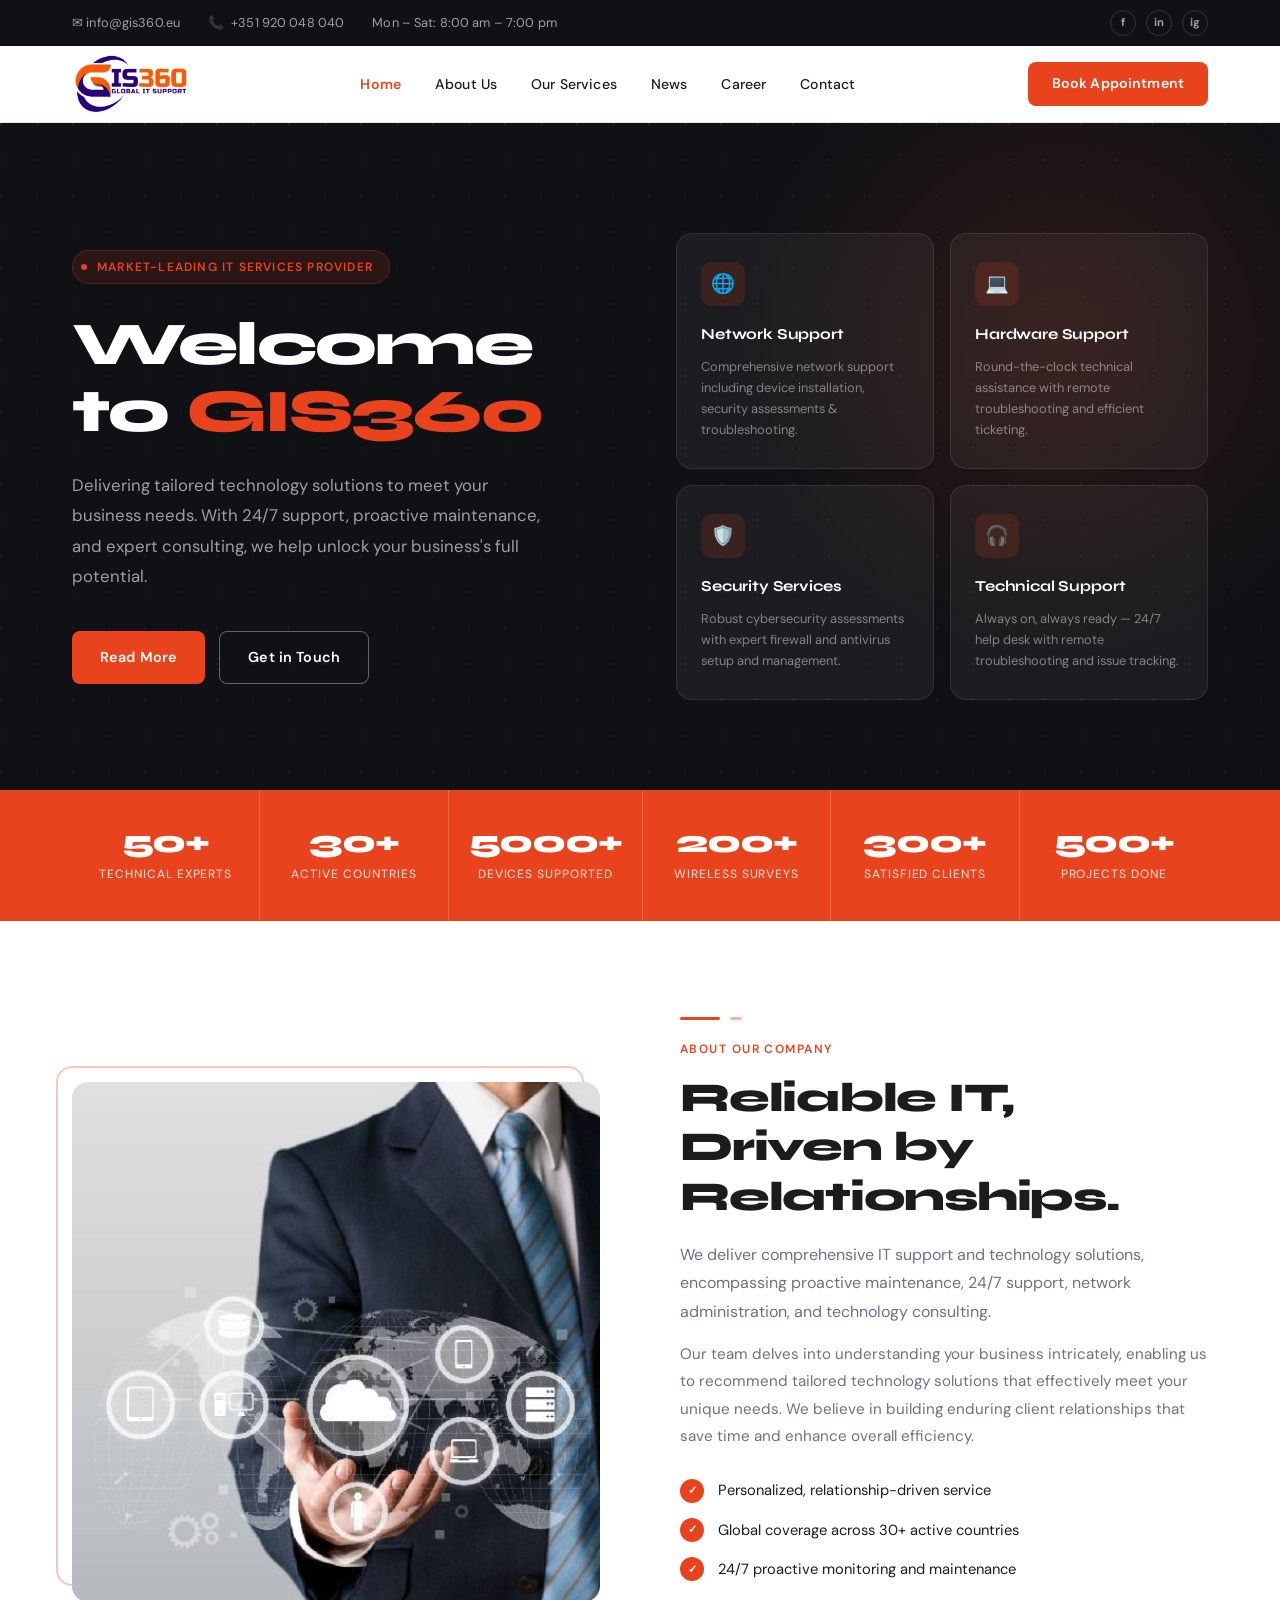
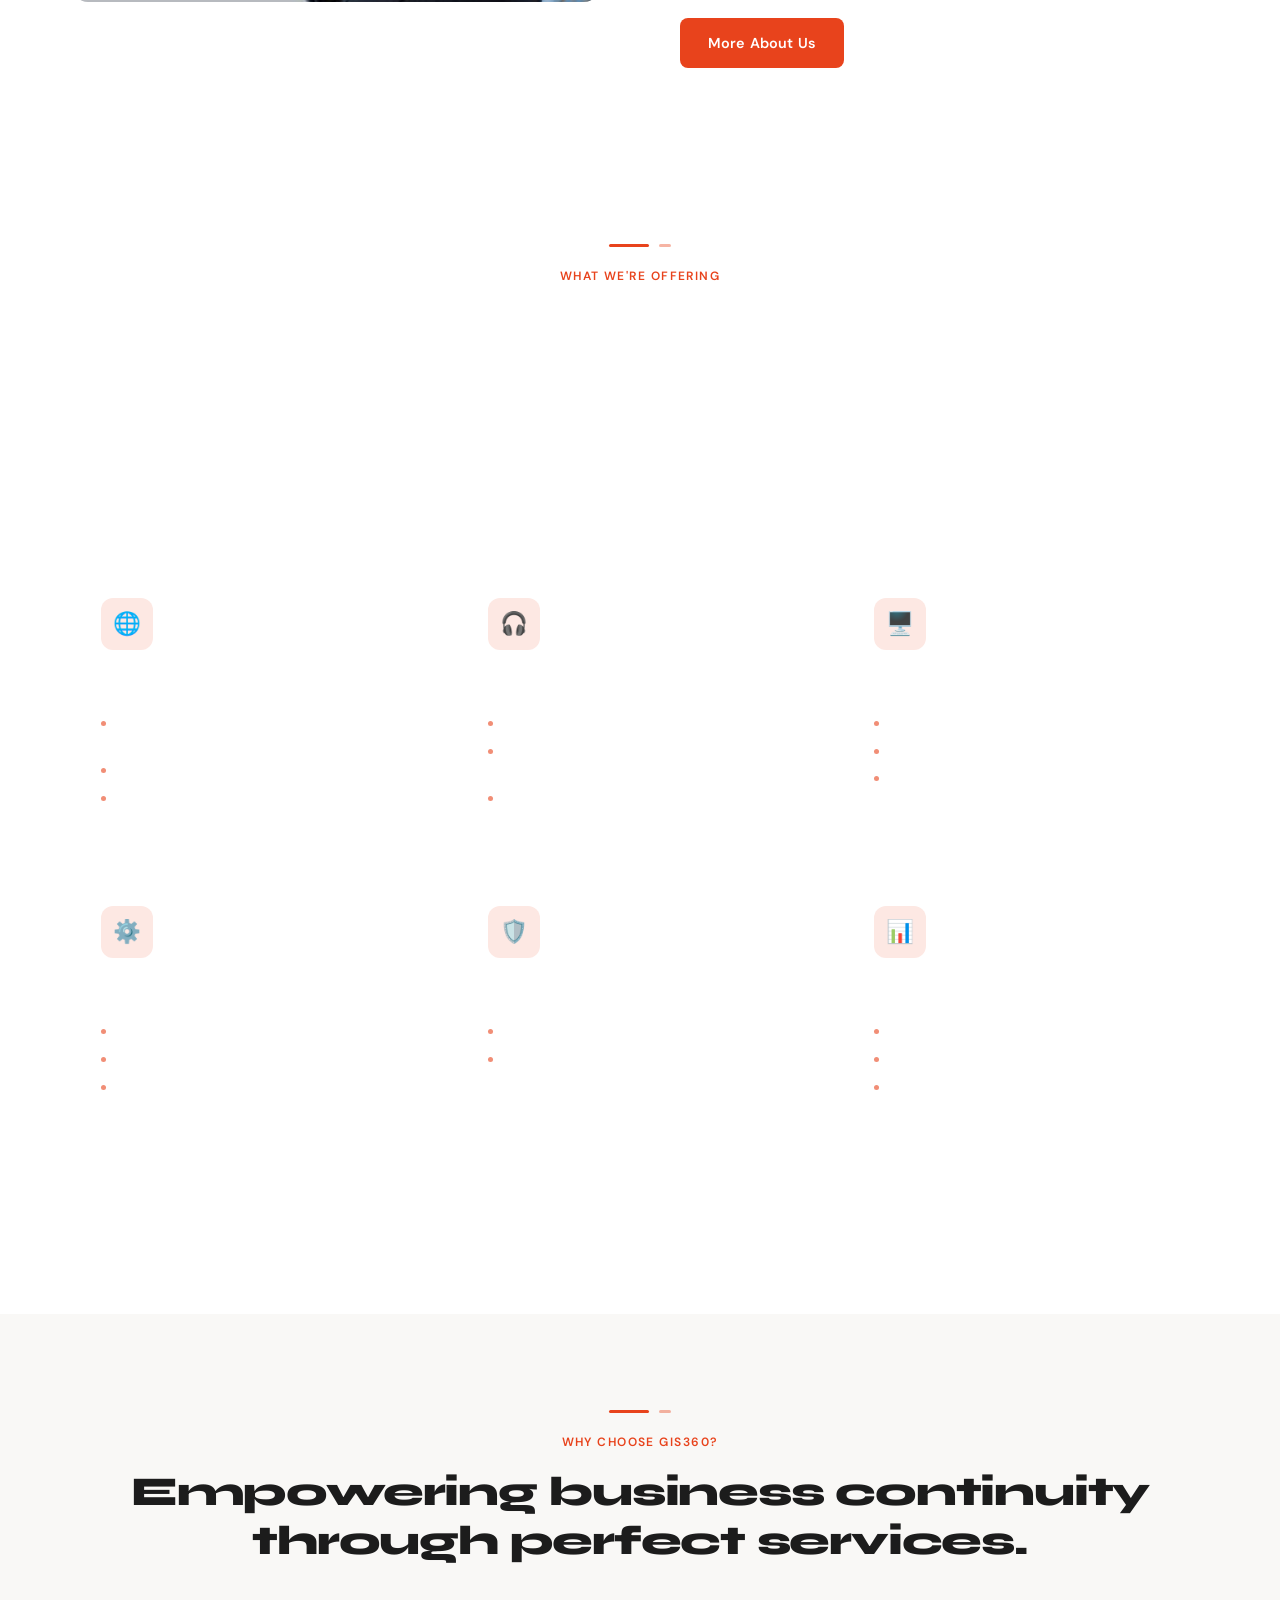
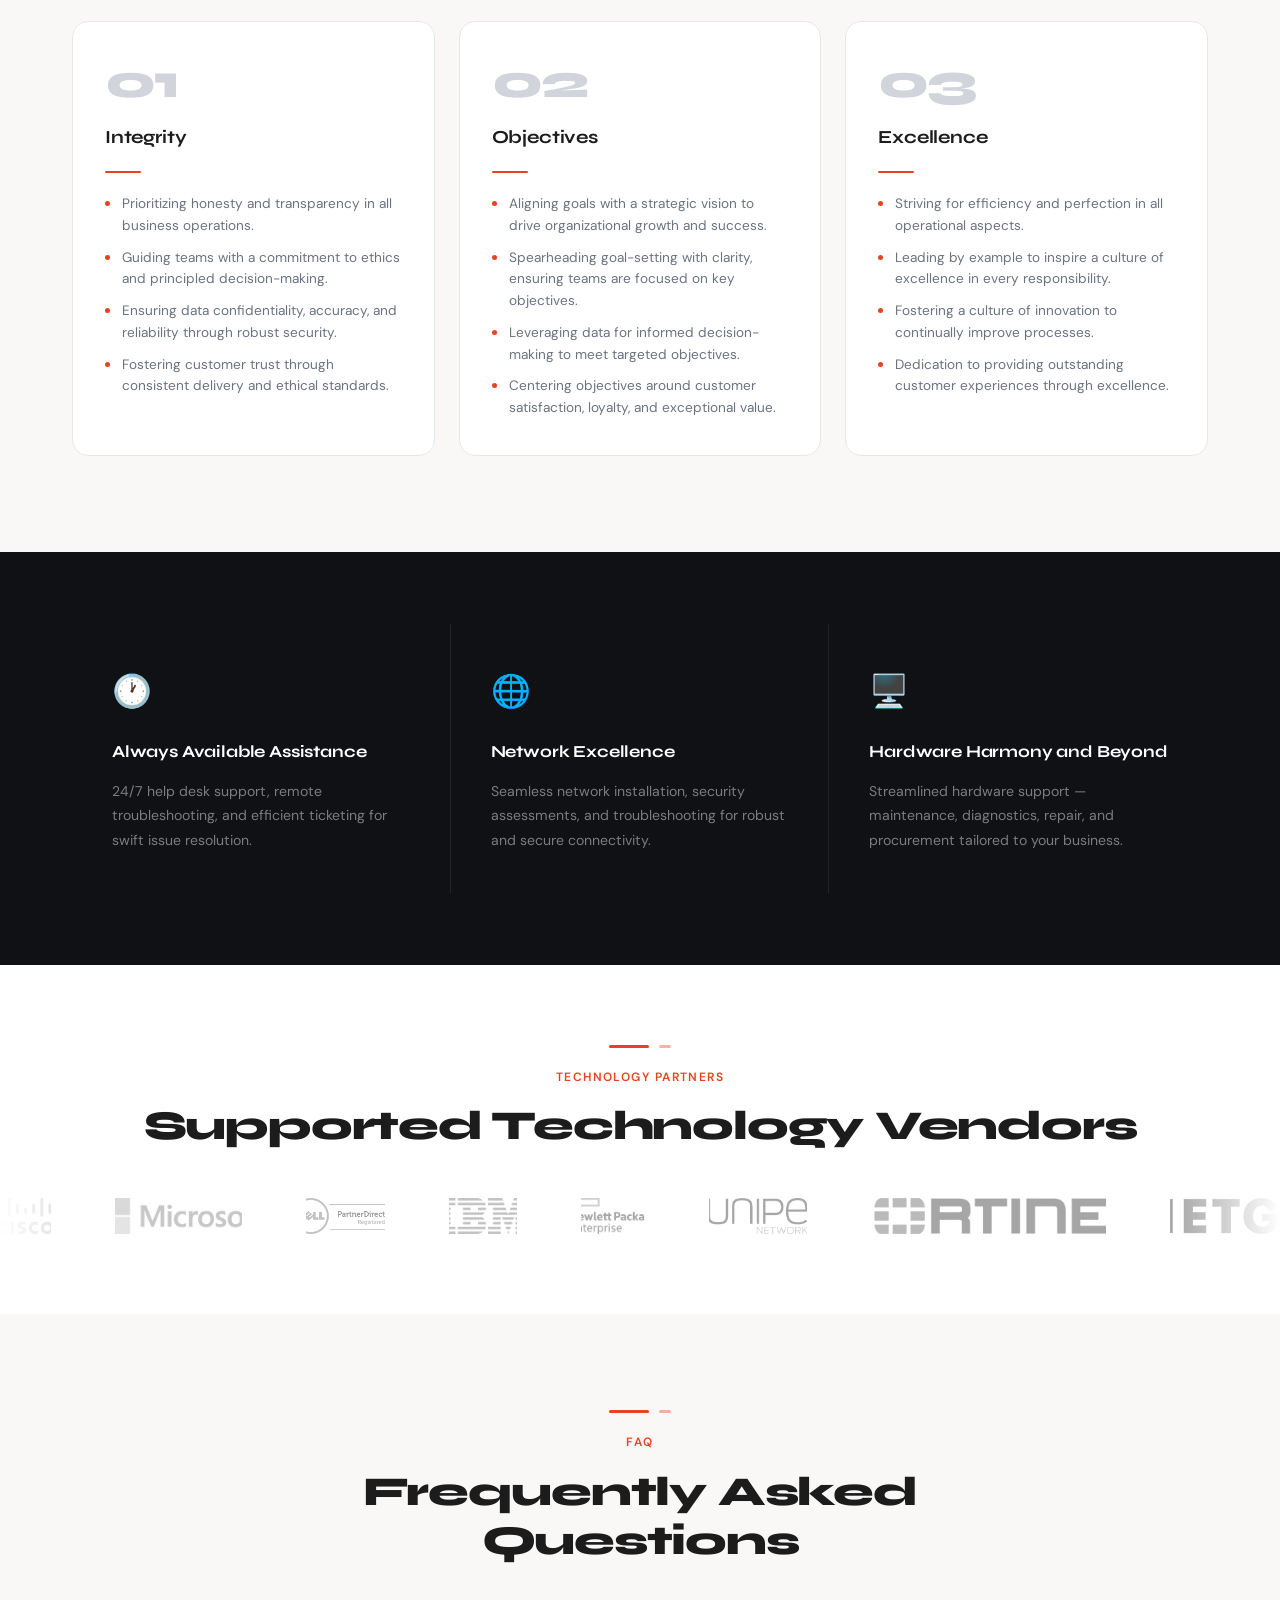
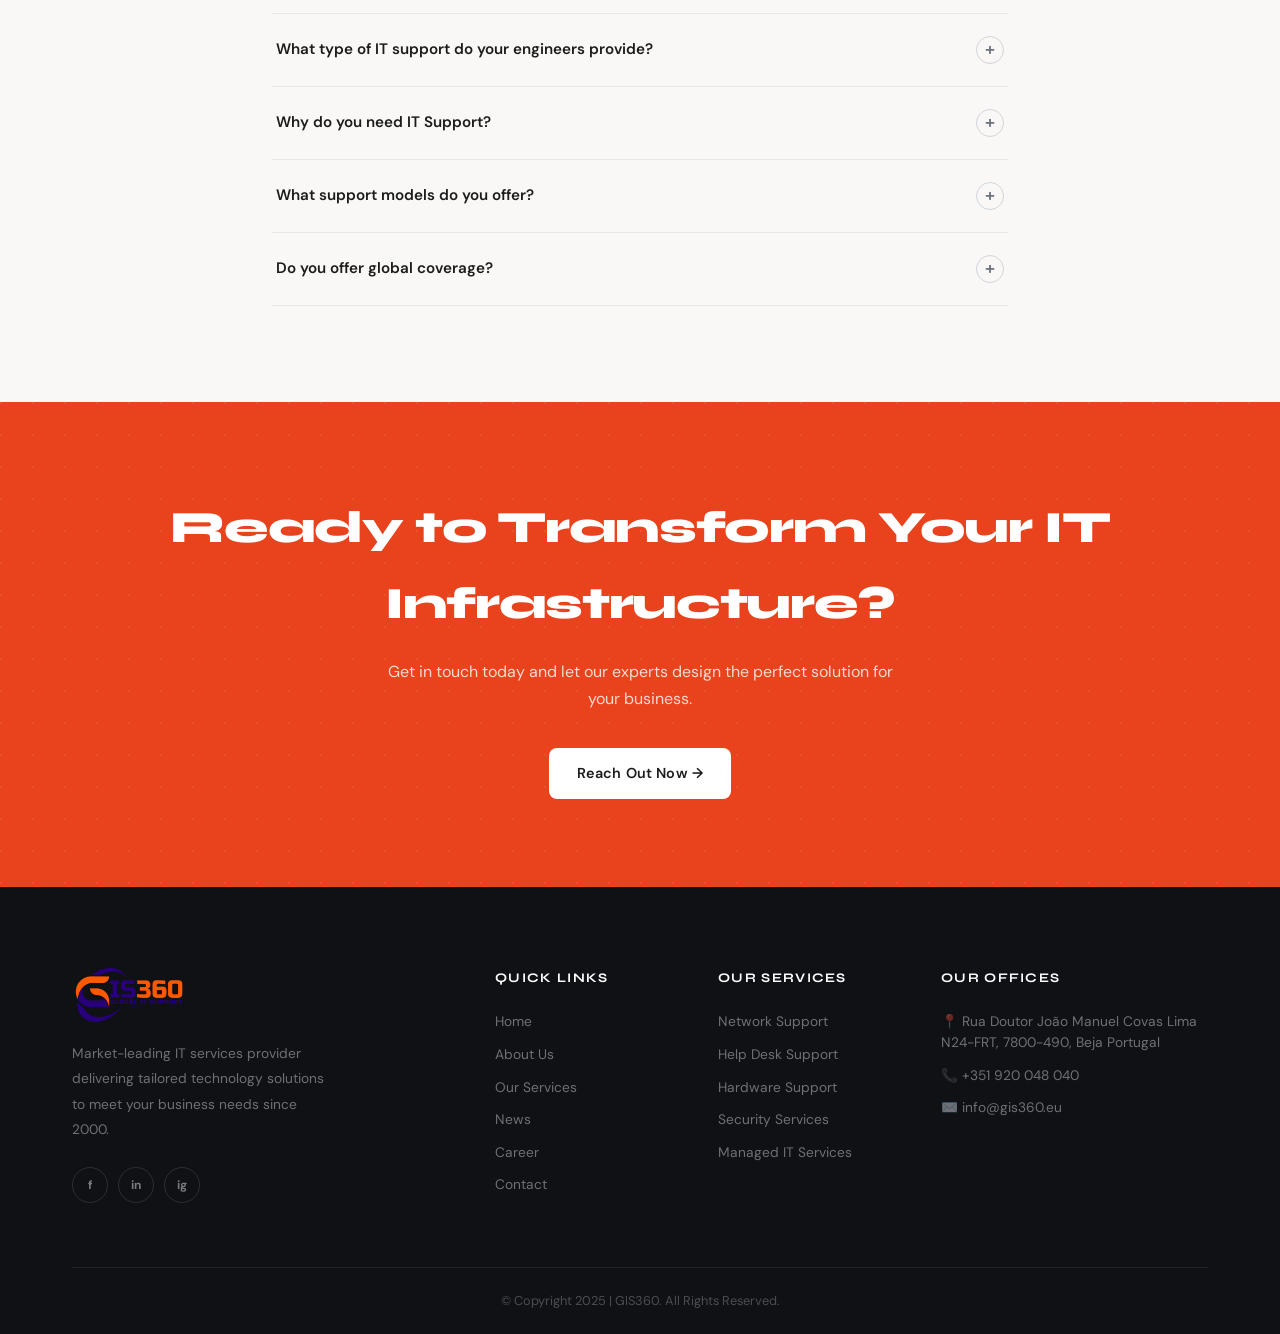
<file: index.html>
<!DOCTYPE html>
<html lang="en">
<head>
  <meta charset="UTF-8" />
  <meta name="viewport" content="width=device-width, initial-scale=1.0" />
  <title>Home – GIS360</title>
  <meta name="description" content="GIS360 is a market-leading IT services provider delivering tailored technology solutions with 24/7 support, proactive maintenance, and expert consulting." />
  <link rel="icon" href="assets/images/360gislogo.png" />
  <link rel="stylesheet" href="assets/css/style.css" />
</head>
<body>

<!-- ── TOPBAR ──────────────────────────────────────── -->
<div class="topbar">
  <div class="container topbar-inner">
    <div class="topbar-left">
      <a href="mailto:info@gis360.eu">✉ info@gis360.eu</a>
      <span>📞 <a href="tel:+351920048040">+351 920 048 040</a></span>
      <span>Mon – Sat: 8:00 am – 7:00 pm</span>
    </div>
    <div class="topbar-right">
      <div class="topbar-socials">
        <a href="#" aria-label="Facebook">f</a>
        <a href="#" aria-label="LinkedIn">in</a>
        <a href="#" aria-label="Instagram">ig</a>
      </div>
    </div>
  </div>
</div>

<!-- ── NAVBAR ──────────────────────────────────────── -->
<nav class="navbar">
  <div class="container navbar-inner">
    <a class="navbar-logo" href="index.html">
      <img src="assets/images/360gislogo.png" alt="GIS360" />
    </a>
    <ul class="navbar-nav">
      <li><a href="index.html" class="active">Home</a></li>
      <li><a href="about.html">About Us</a></li>
      <li><a href="services.html">Our Services</a></li>
      <li><a href="news.html">News</a></li>
      <li><a href="career.html">Career</a></li>
      <li><a href="contact.html">Contact</a></li>
    </ul>
    <a class="btn btn-primary navbar-cta" href="https://calendly.com/gis360" target="_blank">Book Appointment</a>
    <button class="hamburger" aria-label="Menu">
      <span></span><span></span><span></span>
    </button>
  </div>
</nav>

<div class="mobile-menu">
  <a href="index.html">Home</a>
  <a href="about.html">About Us</a>
  <a href="services.html">Our Services</a>
  <a href="news.html">News</a>
  <a href="career.html">Career</a>
  <a href="contact.html">Contact</a>
  <a href="https://calendly.com/gis360" target="_blank">Book Appointment →</a>
</div>

<!-- ── HERO ────────────────────────────────────────── -->
<section class="hero">
  <div class="container">
    <div class="hero-grid">
      <div class="hero-content">
        <div class="hero-tag"><span class="hero-tag-dot"></span>Market-Leading IT Services Provider</div>
        <h1>Welcome to <span>GIS360</span></h1>
        <p class="hero-desc">
          Delivering tailored technology solutions to meet your business needs. With 24/7 support, proactive maintenance, and expert consulting, we help unlock your business's full potential.
        </p>
        <div class="hero-btns">
          <a href="about.html" class="btn btn-primary">Read More</a>
          <a href="contact.html" class="btn btn-outline-white">Get in Touch</a>
        </div>
      </div>
      <div class="hero-cards">
        <div class="hero-card fade-up">
          <div class="hero-card-icon">🌐</div>
          <h4>Network Support</h4>
          <p>Comprehensive network support including device installation, security assessments &amp; troubleshooting.</p>
        </div>
        <div class="hero-card fade-up">
          <div class="hero-card-icon">💻</div>
          <h4>Hardware Support</h4>
          <p>Round-the-clock technical assistance with remote troubleshooting and efficient ticketing.</p>
        </div>
        <div class="hero-card fade-up">
          <div class="hero-card-icon">🛡️</div>
          <h4>Security Services</h4>
          <p>Robust cybersecurity assessments with expert firewall and antivirus setup and management.</p>
        </div>
        <div class="hero-card fade-up">
          <div class="hero-card-icon">🎧</div>
          <h4>Technical Support</h4>
          <p>Always on, always ready — 24/7 help desk with remote troubleshooting and issue tracking.</p>
        </div>
      </div>
    </div>
  </div>
</section>

<!-- ── STATS BAR ────────────────────────────────────── -->
<div class="stats-bar">
  <div class="container">
    <div class="stats-grid">
      <div class="stat-item">
        <h3 data-target="50" data-suffix="+">0+</h3>
        <p>Technical Experts</p>
      </div>
      <div class="stat-item">
        <h3 data-target="30" data-suffix="+">0+</h3>
        <p>Active Countries</p>
      </div>
      <div class="stat-item">
        <h3 data-target="5000" data-suffix="+">0+</h3>
        <p>Devices Supported</p>
      </div>
      <div class="stat-item">
        <h3 data-target="200" data-suffix="+">0+</h3>
        <p>Wireless Surveys</p>
      </div>
      <div class="stat-item">
        <h3 data-target="300" data-suffix="+">0+</h3>
        <p>Satisfied Clients</p>
      </div>
      <div class="stat-item">
        <h3 data-target="500" data-suffix="+">0+</h3>
        <p>Projects Done</p>
      </div>
    </div>
  </div>
</div>

<!-- ── ABOUT INTRO ──────────────────────────────────── -->
<section class="section">
  <div class="container">
    <div class="about-grid">
      <div class="about-image fade-up">
        <div class="about-image-accent"></div>
        <img src="assets/images/about.jpg" alt="About GIS360" />
      </div>
      <div class="about-content fade-up">
        <div class="section-divider">
          <span class="d-long"></span><span class="d-short"></span>
        </div>
        <div class="eyebrow">About Our Company</div>
        <h2 class="section-title">Reliable IT, Driven by Relationships.</h2>
        <p class="section-sub">
          We deliver comprehensive IT support and technology solutions, encompassing proactive maintenance, 24/7 support, network administration, and technology consulting.
        </p>
        <p style="color:var(--muted);line-height:1.8;margin-top:14px;font-size:.95rem;">
          Our team delves into understanding your business intricately, enabling us to recommend tailored technology solutions that effectively meet your unique needs. We believe in building enduring client relationships that save time and enhance overall efficiency.
        </p>
        <div class="about-checks">
          <div class="about-check">
            <div class="about-check-icon">✓</div>
            <span>Personalized, relationship-driven service</span>
          </div>
          <div class="about-check">
            <div class="about-check-icon">✓</div>
            <span>Global coverage across 30+ active countries</span>
          </div>
          <div class="about-check">
            <div class="about-check-icon">✓</div>
            <span>24/7 proactive monitoring and maintenance</span>
          </div>
        </div>
        <a href="about.html" class="btn btn-primary" style="margin-top:8px;">More About Us</a>
      </div>
    </div>
  </div>
</section>

<!-- ── SERVICES ──────────────────────────────────────── -->
<section class="section" style="background:var(--navy);padding-top:80px;padding-bottom:80px;">
  <div class="container">
    <div style="text-align:center;margin-bottom:0;">
      <div class="section-divider" style="justify-content:center;">
        <span class="d-long"></span><span class="d-short"></span>
      </div>
      <div class="eyebrow fade-up">What We're Offering</div>
      <h2 class="section-title light fade-up">Dealing in all Professional IT Services</h2>
      <p class="section-sub fade-up" style="color:rgba(255,255,255,.5);margin:0 auto;">
        We offer a full spectrum of professional IT services — from technical support to network solutions — tailored to meet the evolving needs of businesses of all sizes.
      </p>
    </div>
    <div class="services-grid" style="margin-top:56px;">
      <div class="service-card fade-up" style="background:rgba(255,255,255,.05);border-color:rgba(255,255,255,.08);">
        <div class="service-icon">🌐</div>
        <h3 style="color:var(--white);">Network Support</h3>
        <ul>
          <li style="color:rgba(255,255,255,.5);">Installation and configuration of network devices</li>
          <li style="color:rgba(255,255,255,.5);">Network security assessments</li>
          <li style="color:rgba(255,255,255,.5);">Troubleshooting network connectivity issues</li>
        </ul>
      </div>
      <div class="service-card fade-up" style="background:rgba(255,255,255,.05);border-color:rgba(255,255,255,.08);">
        <div class="service-icon">🎧</div>
        <h3 style="color:var(--white);">Help Desk Support</h3>
        <ul>
          <li style="color:rgba(255,255,255,.5);">24/7 technical support</li>
          <li style="color:rgba(255,255,255,.5);">Remote assistance for troubleshooting issues</li>
          <li style="color:rgba(255,255,255,.5);">Ticketing system for issue tracking</li>
        </ul>
      </div>
      <div class="service-card fade-up" style="background:rgba(255,255,255,.05);border-color:rgba(255,255,255,.08);">
        <div class="service-icon">🖥️</div>
        <h3 style="color:var(--white);">Hardware Support</h3>
        <ul>
          <li style="color:rgba(255,255,255,.5);">Desktop and laptop maintenance</li>
          <li style="color:rgba(255,255,255,.5);">Hardware diagnostics and repair</li>
          <li style="color:rgba(255,255,255,.5);">Procurement assistance for new equipment</li>
        </ul>
      </div>
      <div class="service-card fade-up" style="background:rgba(255,255,255,.05);border-color:rgba(255,255,255,.08);">
        <div class="service-icon">⚙️</div>
        <h3 style="color:var(--white);">Software Support</h3>
        <ul>
          <li style="color:rgba(255,255,255,.5);">Installation and configuration of software</li>
          <li style="color:rgba(255,255,255,.5);">Software updates and patch management</li>
          <li style="color:rgba(255,255,255,.5);">Compatibility testing</li>
        </ul>
      </div>
      <div class="service-card fade-up" style="background:rgba(255,255,255,.05);border-color:rgba(255,255,255,.08);">
        <div class="service-icon">🛡️</div>
        <h3 style="color:var(--white);">Security Services</h3>
        <ul>
          <li style="color:rgba(255,255,255,.5);">Cybersecurity assessments</li>
          <li style="color:rgba(255,255,255,.5);">Firewall and antivirus setup and management</li>
        </ul>
      </div>
      <div class="service-card fade-up" style="background:rgba(255,255,255,.05);border-color:rgba(255,255,255,.08);">
        <div class="service-icon">📊</div>
        <h3 style="color:var(--white);">Managed IT Services</h3>
        <ul>
          <li style="color:rgba(255,255,255,.5);">Proactive monitoring and maintenance</li>
          <li style="color:rgba(255,255,255,.5);">Managed antivirus and security services</li>
          <li style="color:rgba(255,255,255,.5);">Performance optimization</li>
        </ul>
      </div>
    </div>
    <div style="text-align:center;margin-top:48px;">
      <a href="services.html" class="btn btn-outline-white">Explore All Our Services</a>
    </div>
  </div>
</section>

<!-- ── VALUES ────────────────────────────────────────── -->
<section class="section" style="background:var(--light);">
  <div class="container">
    <div style="text-align:center;margin-bottom:0;">
      <div class="section-divider" style="justify-content:center;">
        <span class="d-long"></span><span class="d-short"></span>
      </div>
      <div class="eyebrow fade-up">Why Choose GIS360?</div>
      <h2 class="section-title fade-up">Empowering business continuity through perfect services.</h2>
    </div>
    <div class="values-grid">
      <div class="value-card fade-up">
        <div class="value-number">01</div>
        <h3>Integrity</h3>
        <div class="value-divider"></div>
        <ul class="values-list">
          <li class="value-row"><span class="value-dot"></span>Prioritizing honesty and transparency in all business operations.</li>
          <li class="value-row"><span class="value-dot"></span>Guiding teams with a commitment to ethics and principled decision-making.</li>
          <li class="value-row"><span class="value-dot"></span>Ensuring data confidentiality, accuracy, and reliability through robust security.</li>
          <li class="value-row"><span class="value-dot"></span>Fostering customer trust through consistent delivery and ethical standards.</li>
        </ul>
      </div>
      <div class="value-card fade-up">
        <div class="value-number">02</div>
        <h3>Objectives</h3>
        <div class="value-divider"></div>
        <ul class="values-list">
          <li class="value-row"><span class="value-dot"></span>Aligning goals with a strategic vision to drive organizational growth and success.</li>
          <li class="value-row"><span class="value-dot"></span>Spearheading goal-setting with clarity, ensuring teams are focused on key objectives.</li>
          <li class="value-row"><span class="value-dot"></span>Leveraging data for informed decision-making to meet targeted objectives.</li>
          <li class="value-row"><span class="value-dot"></span>Centering objectives around customer satisfaction, loyalty, and exceptional value.</li>
        </ul>
      </div>
      <div class="value-card fade-up">
        <div class="value-number">03</div>
        <h3>Excellence</h3>
        <div class="value-divider"></div>
        <ul class="values-list">
          <li class="value-row"><span class="value-dot"></span>Striving for efficiency and perfection in all operational aspects.</li>
          <li class="value-row"><span class="value-dot"></span>Leading by example to inspire a culture of excellence in every responsibility.</li>
          <li class="value-row"><span class="value-dot"></span>Fostering a culture of innovation to continually improve processes.</li>
          <li class="value-row"><span class="value-dot"></span>Dedication to providing outstanding customer experiences through excellence.</li>
        </ul>
      </div>
    </div>
  </div>
</section>

<!-- ── HIGHLIGHTS ────────────────────────────────────── -->
<section class="highlights-section">
  <div class="container">
    <div class="highlights-grid">
      <div class="highlight-item fade-up">
        <div class="highlight-icon">🕐</div>
        <h3>Always Available Assistance</h3>
        <p>24/7 help desk support, remote troubleshooting, and efficient ticketing for swift issue resolution.</p>
      </div>
      <div class="highlight-item fade-up">
        <div class="highlight-icon">🌐</div>
        <h3>Network Excellence</h3>
        <p>Seamless network installation, security assessments, and troubleshooting for robust and secure connectivity.</p>
      </div>
      <div class="highlight-item fade-up">
        <div class="highlight-icon">🖥️</div>
        <h3>Hardware Harmony and Beyond</h3>
        <p>Streamlined hardware support — maintenance, diagnostics, repair, and procurement tailored to your business.</p>
      </div>
    </div>
  </div>
</section>

<!-- ── VENDORS ────────────────────────────────────────── -->
<section class="section vendors-section">
  <div class="container">
    <div style="text-align:center;">
      <div class="section-divider" style="justify-content:center;">
        <span class="d-long"></span><span class="d-short"></span>
      </div>
      <div class="eyebrow fade-up">Technology Partners</div>
      <h2 class="section-title fade-up">Supported Technology Vendors</h2>
    </div>
  </div>
  <div class="vendors-track-wrapper">
    <div class="vendors-track">
      <img class="vendor-logo" src="assets/images/Cisco_logo-400x211-1-r91kv1fc1axkawukqehxwlev4vmp5vvwlbn263037i.png" alt="Cisco" />
      <img class="vendor-logo" src="assets/images/Microsoft_logo-400x85-1-r91kvpv4yzv0orv2rp28pf8ukwa8q0kxcolon9ztqq.jpg" alt="Microsoft" />
      <img class="vendor-logo" src="assets/images/dell-logo-400x137-1-r91kv807d56kk6l0nzcbw1r3akq9nrm0y87gj0qbfe.png" alt="Dell" />
      <img class="vendor-logo" src="assets/images/IBM-Logo-400x160-1-r91kvdn8i5eahuctr1s3b0buuvygxy8ez04deohykg.png" alt="IBM" />
      <img class="vendor-logo" src="assets/images/Hewlett_Packard_Enterprise-Logo-400x167-1-r91kvatpxnafj0gx7ik7lj1h2qcdaux7ym5wyum552.png" alt="HPE" />
      <img class="vendor-logo" src="assets/images/Juniper_Networks-Logo-400x110-1-r91kw5ue76gw657v6dywdt7oog3hcvcd2voxszc4zw.png" alt="Juniper" />
      <img class="vendor-logo" src="assets/images/Fortinet-Logo-400x46-1-r91kuuugpgok1n44stnjx52mz6j4o05s8f2nt59t58.png" alt="Fortinet" />
      <img class="vendor-logo" src="assets/images/Netgear-Logo-400x58-1-r91kv48ult1f9qqh9xptm2p8x18ssz73lplilwvvic.png" alt="Netgear" />
      <img class="vendor-logo" src="assets/images/Lenovo_Global_Corporate_Logo-400x133-1-r91kuxnz9ysf0h01ccvfmmd0rc58b3gz8t148z5naq.png" alt="Lenovo" />
      <img class="vendor-logo" src="assets/images/PaloAltoNetworks-Logo-400x73-1-r91kw30vmod17bbymur0obxawahdps162hqhd5gb8a.png" alt="Palo Alto" />
      <!-- duplicate for seamless loop -->
      <img class="vendor-logo" src="assets/images/Cisco_logo-400x211-1-r91kv1fc1axkawukqehxwlev4vmp5vvwlbn263037i.png" alt="Cisco" />
      <img class="vendor-logo" src="assets/images/Microsoft_logo-400x85-1-r91kvpv4yzv0orv2rp28pf8ukwa8q0kxcolon9ztqq.jpg" alt="Microsoft" />
      <img class="vendor-logo" src="assets/images/dell-logo-400x137-1-r91kv807d56kk6l0nzcbw1r3akq9nrm0y87gj0qbfe.png" alt="Dell" />
      <img class="vendor-logo" src="assets/images/IBM-Logo-400x160-1-r91kvdn8i5eahuctr1s3b0buuvygxy8ez04deohykg.png" alt="IBM" />
      <img class="vendor-logo" src="assets/images/Hewlett_Packard_Enterprise-Logo-400x167-1-r91kvatpxnafj0gx7ik7lj1h2qcdaux7ym5wyum552.png" alt="HPE" />
      <img class="vendor-logo" src="assets/images/Juniper_Networks-Logo-400x110-1-r91kw5ue76gw657v6dywdt7oog3hcvcd2voxszc4zw.png" alt="Juniper" />
      <img class="vendor-logo" src="assets/images/Fortinet-Logo-400x46-1-r91kuuugpgok1n44stnjx52mz6j4o05s8f2nt59t58.png" alt="Fortinet" />
      <img class="vendor-logo" src="assets/images/Netgear-Logo-400x58-1-r91kv48ult1f9qqh9xptm2p8x18ssz73lplilwvvic.png" alt="Netgear" />
      <img class="vendor-logo" src="assets/images/Lenovo_Global_Corporate_Logo-400x133-1-r91kuxnz9ysf0h01ccvfmmd0rc58b3gz8t148z5naq.png" alt="Lenovo" />
      <img class="vendor-logo" src="assets/images/PaloAltoNetworks-Logo-400x73-1-r91kw30vmod17bbymur0obxawahdps162hqhd5gb8a.png" alt="Palo Alto" />
    </div>
  </div>
</section>



<!-- ── FAQ ───────────────────────────────────────────── -->
<section class="section" style="background:var(--light);">
  <div class="container" style="max-width:800px;">
    <div style="text-align:center;margin-bottom:0;">
      <div class="section-divider" style="justify-content:center;">
        <span class="d-long"></span><span class="d-short"></span>
      </div>
      <div class="eyebrow fade-up">FAQ</div>
      <h2 class="section-title fade-up">Frequently Asked Questions</h2>
    </div>
    <div class="faq-list">
      <div class="faq-item">
        <div class="faq-question">
          What type of IT support do your engineers provide?
          <div class="faq-icon">+</div>
        </div>
        <div class="faq-answer">
          <p>Our engineers are assigned to client projects and their skill-set is mapped closely to your support needs. We manage all engineer technical training using our global e-learning platform which ensures every engineer is accredited to work on your project. We ensure a high level of technical competence and tech support experience before an engineer is onboarded.</p>
        </div>
      </div>
      <div class="faq-item">
        <div class="faq-question">
          Why do you need IT Support?
          <div class="faq-icon">+</div>
        </div>
        <div class="faq-answer">
          <p>Good IT Support is vital for any business. It allows you to stop worrying about IT and focus on your business. A poor IT setup can hold a company back significantly and negatively impact employee productivity and job satisfaction. Having good IT processes in place is key to creating a platform for business growth and longevity.</p>
        </div>
      </div>
      <div class="faq-item">
        <div class="faq-question">
          What support models do you offer?
          <div class="faq-icon">+</div>
        </div>
        <div class="faq-answer">
          <p>GIS360 offers complete lifecycle support, including second-line helpdesk, imaging and staging, installation, on-site tech support, maintenance and asset disposal. We can offer a bespoke support model for every client to ensure you get the best support possible.</p>
        </div>
      </div>
      <div class="faq-item">
        <div class="faq-question">
          Do you offer global coverage?
          <div class="faq-icon">+</div>
        </div>
        <div class="faq-answer">
          <p>Yes, GIS360 operates in 30+ active countries. We have a global network of technical experts and support teams ready to assist your business wherever you operate, ensuring consistent service quality across all regions.</p>
        </div>
      </div>
    </div>
  </div>
</section>

<!-- ── CTA ────────────────────────────────────────────── -->
<div class="cta-section">
  <div class="container">
    <h2>Ready to Transform Your IT Infrastructure?</h2>
    <p>Get in touch today and let our experts design the perfect solution for your business.</p>
    <a href="contact.html" class="btn btn-white">Reach Out Now →</a>
  </div>
</div>

<!-- ── FOOTER ─────────────────────────────────────────── -->
<footer class="footer">
  <div class="container">
    <div class="footer-grid">
      <div class="footer-brand">
        <a href="index.html"><img src="assets/images/360gislogo.png" alt="GIS360" /></a>
        <p>Market-leading IT services provider delivering tailored technology solutions to meet your business needs since 2000.</p>
        <div class="footer-socials">
          <a href="#" aria-label="Facebook">f</a>
          <a href="#" aria-label="LinkedIn">in</a>
          <a href="#" aria-label="Instagram">ig</a>
        </div>
      </div>
      <div class="footer-col">
        <h4>Quick Links</h4>
        <ul>
          <li><a href="index.html">Home</a></li>
          <li><a href="about.html">About Us</a></li>
          <li><a href="services.html">Our Services</a></li>
          <li><a href="news.html">News</a></li>
          <li><a href="career.html">Career</a></li>
          <li><a href="contact.html">Contact</a></li>
        </ul>
      </div>
      <div class="footer-col">
        <h4>Our Services</h4>
        <ul>
          <li><a href="services.html">Network Support</a></li>
          <li><a href="services.html">Help Desk Support</a></li>
          <li><a href="services.html">Hardware Support</a></li>
          <li><a href="services.html">Security Services</a></li>
          <li><a href="services.html">Managed IT Services</a></li>
        </ul>
      </div>
      <div class="footer-col">
        <h4>Our Offices</h4>
        <ul>
          <li><a href="#">📍 Rua Doutor João Manuel Covas Lima N24-FRT, 7800-490, Beja Portugal</a></li>
          <li><a href="tel:+351920048040">📞 +351 920 048 040</a></li>
          <li><a href="mailto:info@gis360.eu">✉️ info@gis360.eu</a></li>
        </ul>
      </div>
    </div>
    <div class="footer-bottom">
      <p>© Copyright 2025 | GIS360. All Rights Reserved.</p>
    </div>
  </div>
</footer>

<script src="assets/js/main.js"></script>
</body>
</html>
</file>
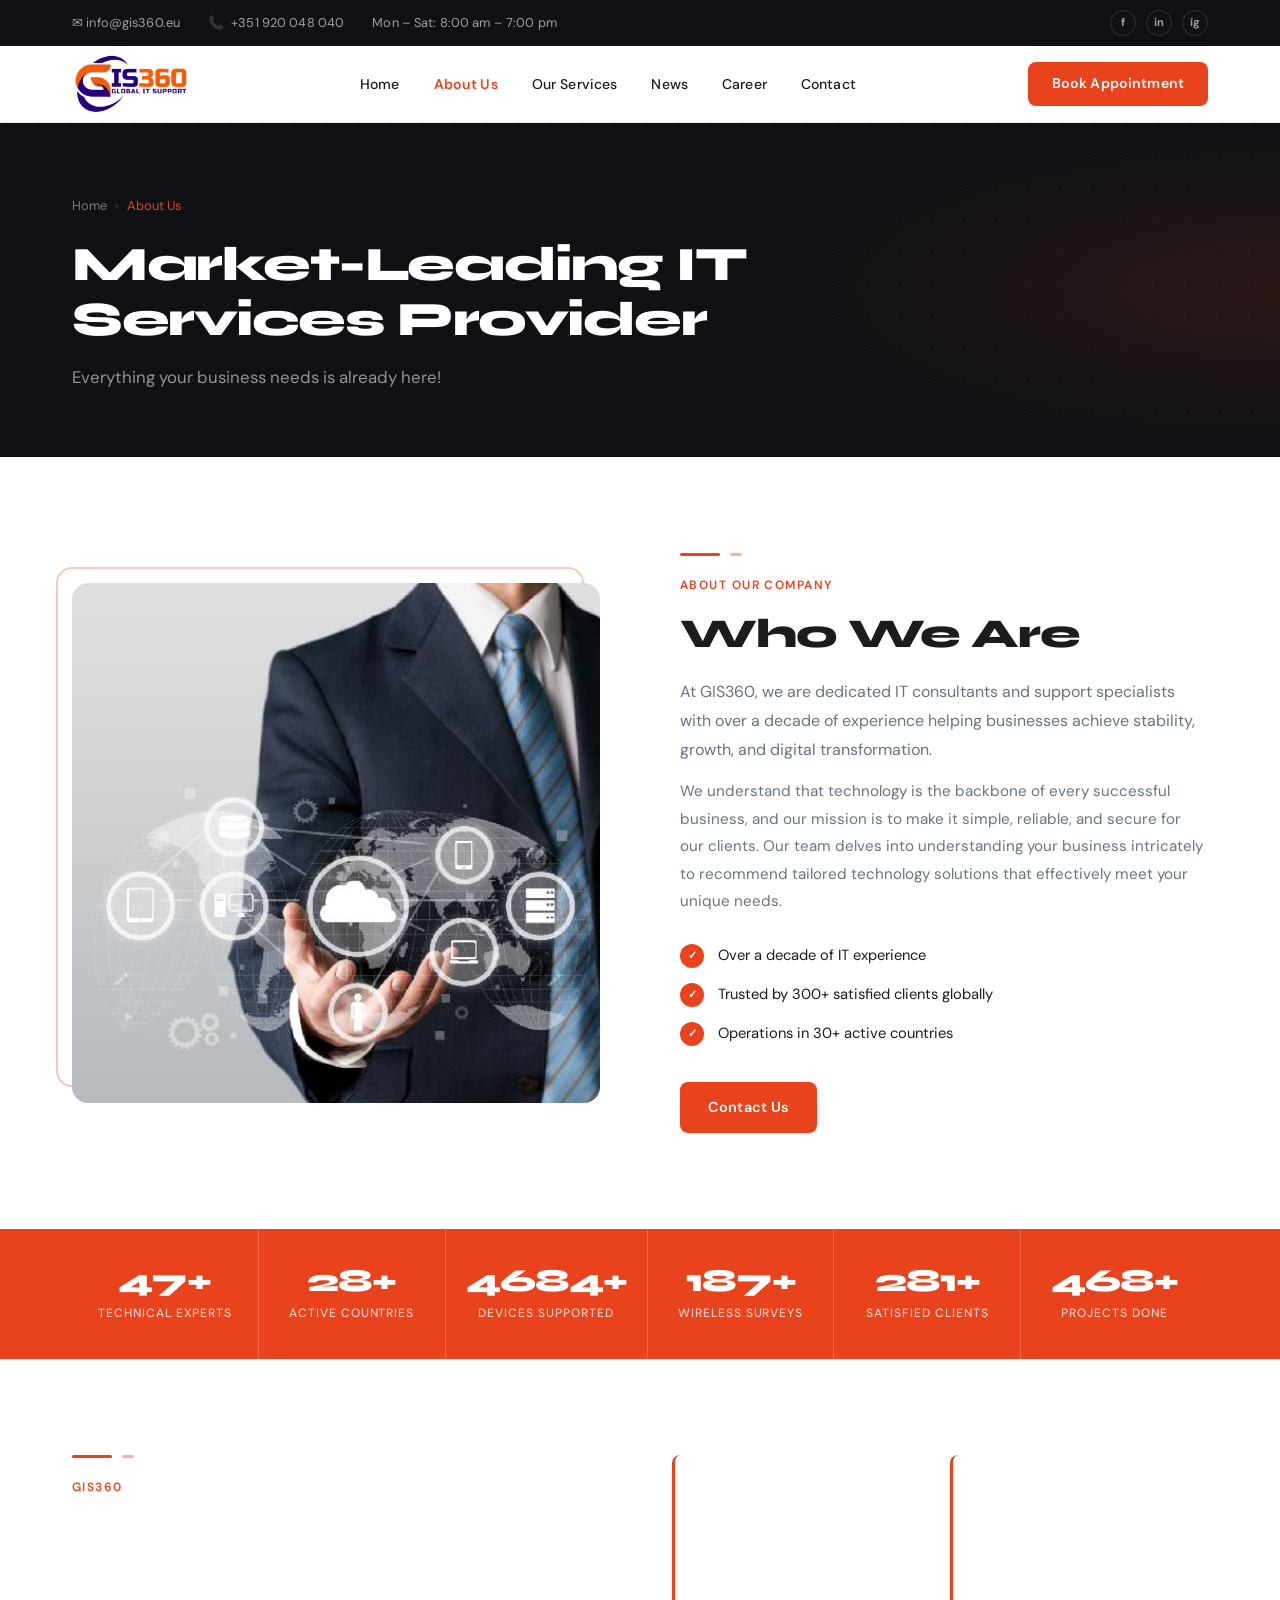
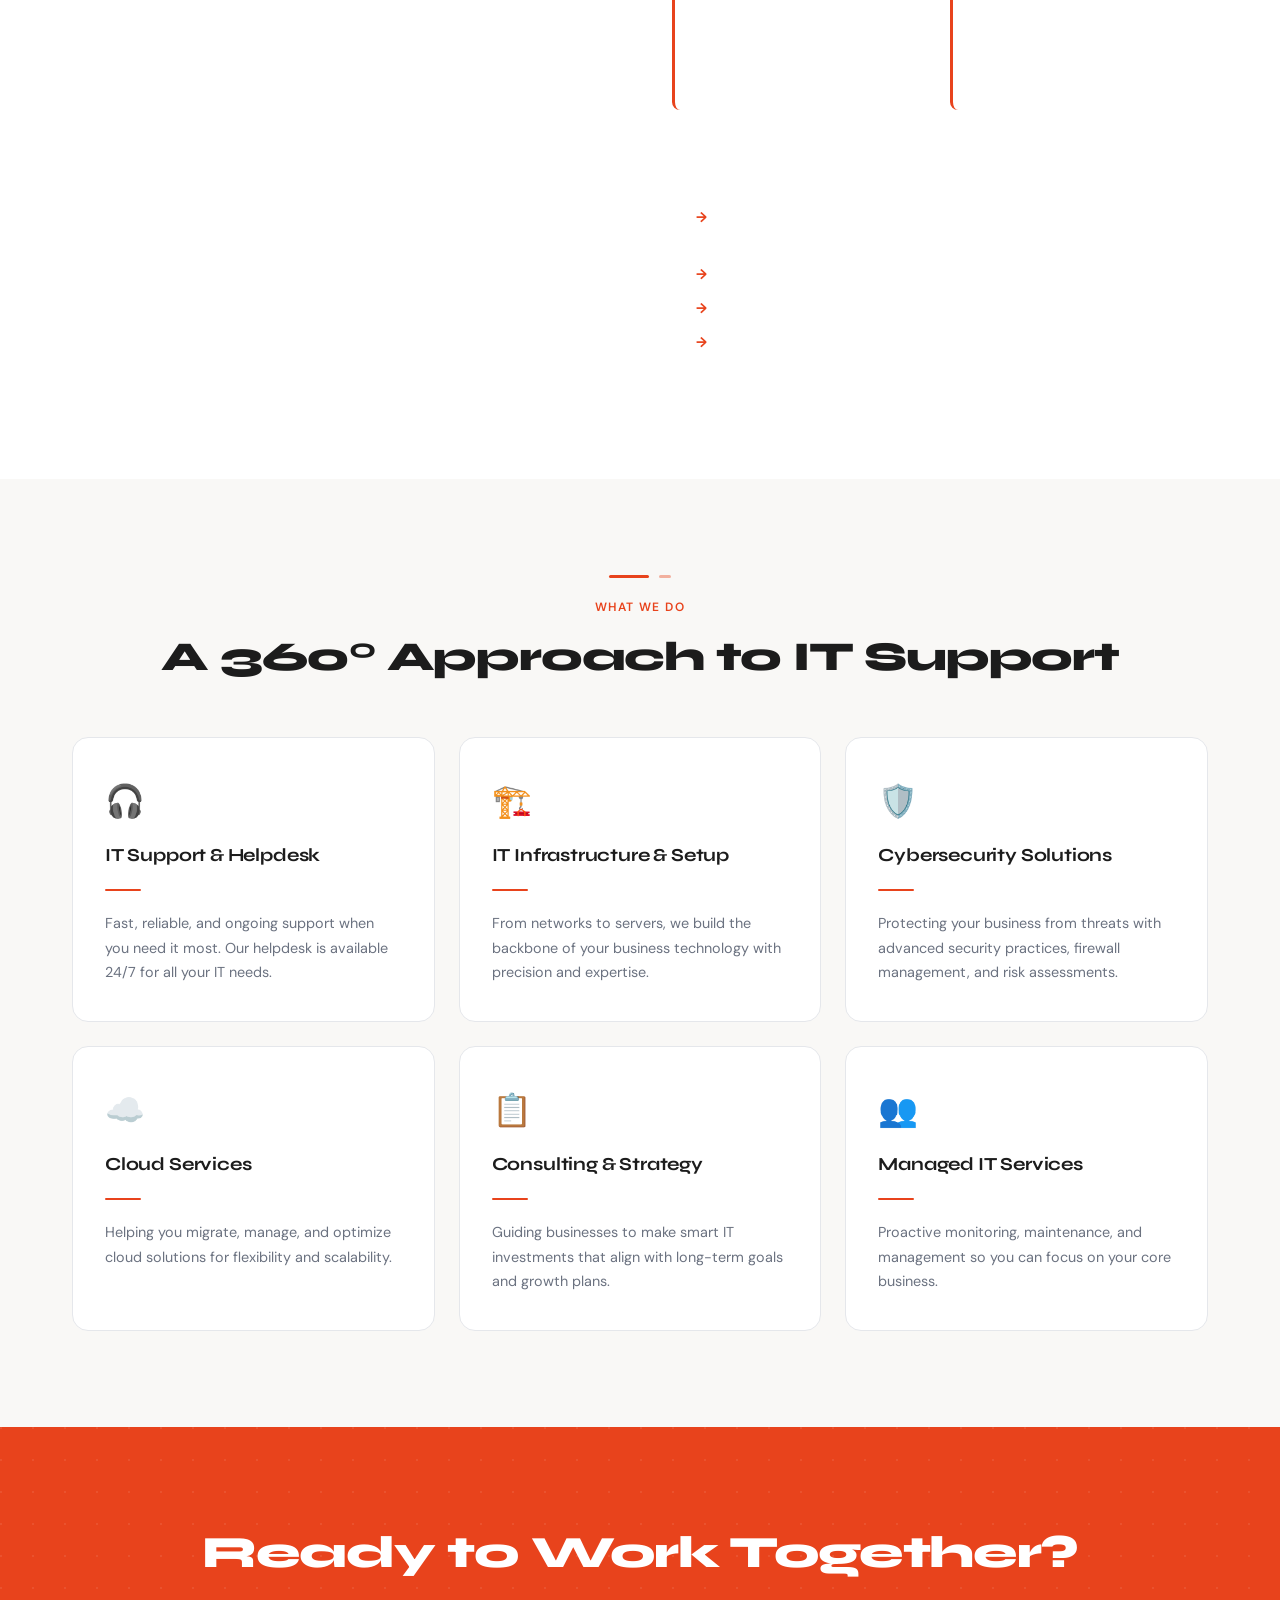
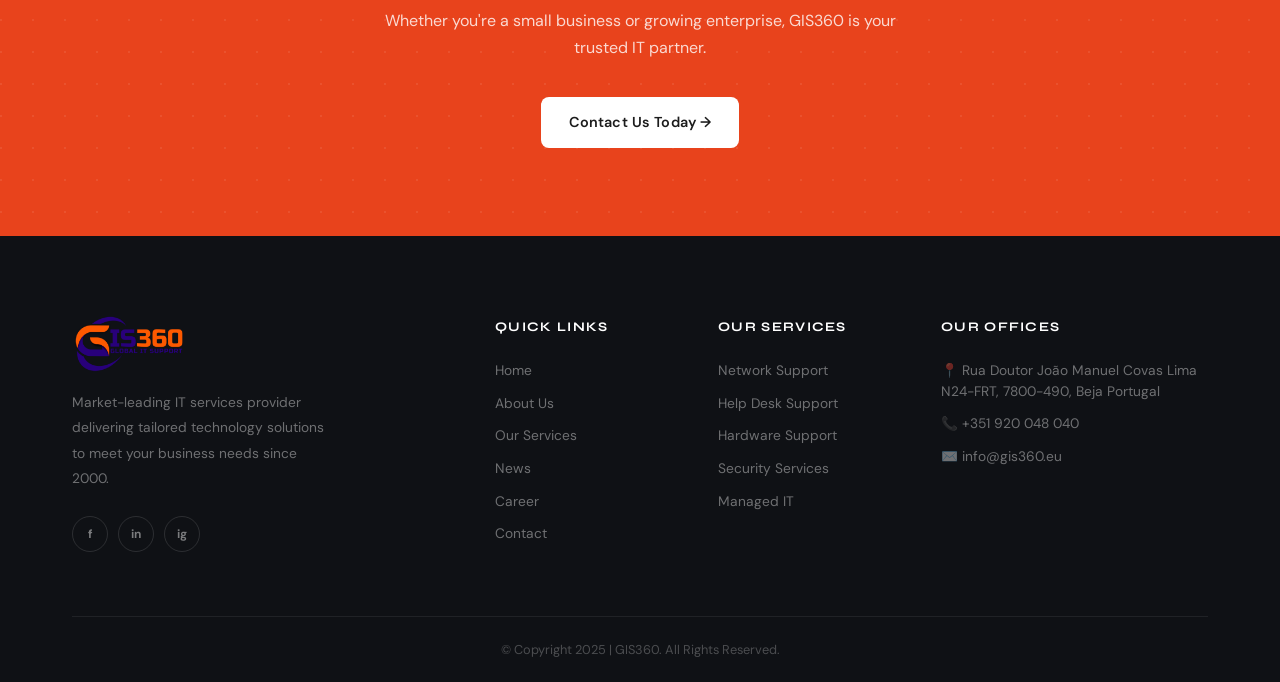
<file: about.html>
<!DOCTYPE html>
<html lang="en">
<head>
  <meta charset="UTF-8" />
  <meta name="viewport" content="width=device-width, initial-scale=1.0" />
  <title>About Us – GIS360</title>
  <meta name="description" content="At GIS360, we are dedicated IT consultants and support specialists helping businesses achieve stability, growth, and digital transformation." />
  <link rel="icon" href="assets/images/360gislogo.png" />
  <link rel="stylesheet" href="assets/css/style.css" />
</head>
<body>

<div class="topbar">
  <div class="container topbar-inner">
    <div class="topbar-left">
      <a href="mailto:info@gis360.eu">✉ info@gis360.eu</a>
      <span>📞 <a href="tel:+351920048040">+351 920 048 040</a></span>
      <span>Mon – Sat: 8:00 am – 7:00 pm</span>
    </div>
    <div class="topbar-right">
      <div class="topbar-socials">
        <a href="#" aria-label="Facebook">f</a>
        <a href="#" aria-label="LinkedIn">in</a>
        <a href="#" aria-label="Instagram">ig</a>
      </div>
    </div>
  </div>
</div>

<nav class="navbar">
  <div class="container navbar-inner">
    <a class="navbar-logo" href="index.html"><img src="assets/images/360gislogo.png" alt="GIS360" /></a>
    <ul class="navbar-nav">
      <li><a href="index.html">Home</a></li>
      <li><a href="about.html" class="active">About Us</a></li>
      <li><a href="services.html">Our Services</a></li>
      <li><a href="news.html">News</a></li>
      <li><a href="career.html">Career</a></li>
      <li><a href="contact.html">Contact</a></li>
    </ul>
    <a class="btn btn-primary navbar-cta" href="https://calendly.com/gis360" target="_blank">Book Appointment</a>
    <button class="hamburger" aria-label="Menu"><span></span><span></span><span></span></button>
  </div>
</nav>
<div class="mobile-menu">
  <a href="index.html">Home</a><a href="about.html">About Us</a><a href="services.html">Our Services</a>
  <a href="news.html">News</a><a href="career.html">Career</a><a href="contact.html">Contact</a>
  <a href="https://calendly.com/gis360" target="_blank">Book Appointment →</a>
</div>

<!-- PAGE HERO -->
<div class="page-hero">
  <div class="container">
    <div class="breadcrumb">
      <a href="index.html">Home</a><span class="sep">›</span><span class="current">About Us</span>
    </div>
    <h1>Market-Leading IT Services Provider</h1>
    <p>Everything your business needs is already here!</p>
  </div>
</div>

<!-- WHO WE ARE -->
<section class="section">
  <div class="container">
    <div class="about-grid">
      <div class="about-image fade-up">
        <div class="about-image-accent"></div>
        <img src="assets/images/about.jpg" alt="About GIS360" />
      </div>
      <div class="about-content fade-up">
        <div class="section-divider"><span class="d-long"></span><span class="d-short"></span></div>
        <div class="eyebrow">About Our Company</div>
        <h2 class="section-title">Who We Are</h2>
        <p class="section-sub">At GIS360, we are dedicated IT consultants and support specialists with over a decade of experience helping businesses achieve stability, growth, and digital transformation.</p>
        <p style="color:var(--muted);line-height:1.8;margin-top:14px;font-size:.95rem;">We understand that technology is the backbone of every successful business, and our mission is to make it simple, reliable, and secure for our clients. Our team delves into understanding your business intricately to recommend tailored technology solutions that effectively meet your unique needs.</p>
        <div class="about-checks">
          <div class="about-check"><div class="about-check-icon">✓</div><span>Over a decade of IT experience</span></div>
          <div class="about-check"><div class="about-check-icon">✓</div><span>Trusted by 300+ satisfied clients globally</span></div>
          <div class="about-check"><div class="about-check-icon">✓</div><span>Operations in 30+ active countries</span></div>
        </div>
        <a href="contact.html" class="btn btn-primary" style="margin-top:8px;">Contact Us</a>
      </div>
    </div>
  </div>
</section>

<!-- STATS -->
<div class="stats-bar">
  <div class="container">
    <div class="stats-grid">
      <div class="stat-item"><h3 data-target="50" data-suffix="+">0+</h3><p>Technical Experts</p></div>
      <div class="stat-item"><h3 data-target="30" data-suffix="+">0+</h3><p>Active Countries</p></div>
      <div class="stat-item"><h3 data-target="5000" data-suffix="+">0+</h3><p>Devices Supported</p></div>
      <div class="stat-item"><h3 data-target="200" data-suffix="+">0+</h3><p>Wireless Surveys</p></div>
      <div class="stat-item"><h3 data-target="300" data-suffix="+">0+</h3><p>Satisfied Clients</p></div>
      <div class="stat-item"><h3 data-target="500" data-suffix="+">0+</h3><p>Projects Done</p></div>
    </div>
  </div>
</div>

<!-- OUR STORY -->
<section class="section" style="background:var(--navy);">
  <div class="container">
    <div style="display:grid;grid-template-columns:1fr 1fr;gap:64px;align-items:start;">
      <div class="fade-up">
        <div class="section-divider"><span class="d-long"></span><span class="d-short"></span></div>
        <div class="eyebrow">GIS360</div>
        <h2 class="section-title light">Our Story</h2>
        <p style="color:rgba(255,255,255,.55);line-height:1.8;margin-bottom:16px;">Founded with the vision of bridging the gap between businesses and technology, GIS360 has grown into a trusted IT partner for companies across Portugal and beyond.</p>
        <p style="color:rgba(255,255,255,.55);line-height:1.8;margin-bottom:32px;">Over the years, we've successfully supported small and medium-sized enterprises, entrepreneurs, and growing organizations by providing practical solutions that empower them to focus on what matters most — running their business.</p>
        <a href="contact.html" class="btn btn-outline-white">Get in Touch</a>
      </div>
      <div class="fade-up">
        <div class="mission-grid" style="margin-top:0;">
          <div class="mission-card" style="background:rgba(255,255,255,.05);border-left-color:var(--orange);">
            <h3 style="color:var(--white);">Our Mission</h3>
            <p style="color:rgba(255,255,255,.55);">To deliver end-to-end IT solutions that enhance productivity, reduce downtime, and keep businesses secure in a rapidly changing digital world.</p>
          </div>
          <div class="mission-card" style="background:rgba(255,255,255,.05);border-left-color:var(--orange);">
            <h3 style="color:var(--white);">Our Vision</h3>
            <p style="color:rgba(255,255,255,.55);">To become a leading IT consulting and support company in Europe, known for our reliability, innovation, and customer-first approach.</p>
          </div>
        </div>
        <div style="margin-top:24px;background:rgba(255,255,255,.05);border-radius:8px;padding:28px 24px;">
          <h3 style="font-family:var(--font-head);font-weight:800;color:var(--white);margin-bottom:16px;font-size:1rem;">Our Core Values</h3>
          <div style="display:flex;flex-direction:column;gap:10px;">
            <div style="display:flex;gap:10px;font-size:.88rem;color:rgba(255,255,255,.55);"><span style="color:var(--orange);font-weight:700;flex-shrink:0;">→</span>Trust &amp; Transparency — Building long-lasting relationships with honesty.</div>
            <div style="display:flex;gap:10px;font-size:.88rem;color:rgba(255,255,255,.55);"><span style="color:var(--orange);font-weight:700;flex-shrink:0;">→</span>Innovation — Embracing new technologies to keep clients ahead.</div>
            <div style="display:flex;gap:10px;font-size:.88rem;color:rgba(255,255,255,.55);"><span style="color:var(--orange);font-weight:700;flex-shrink:0;">→</span>Reliability — Delivering consistent and dependable IT services.</div>
            <div style="display:flex;gap:10px;font-size:.88rem;color:rgba(255,255,255,.55);"><span style="color:var(--orange);font-weight:700;flex-shrink:0;">→</span>Excellence — Striving for the highest quality in everything we do.</div>
          </div>
        </div>
      </div>
    </div>
  </div>
</section>

<!-- WHAT WE DO -->
<section class="section" style="background:var(--light);">
  <div class="container">
    <div style="text-align:center;margin-bottom:0;">
      <div class="section-divider" style="justify-content:center;"><span class="d-long"></span><span class="d-short"></span></div>
      <div class="eyebrow fade-up">What We Do</div>
      <h2 class="section-title fade-up">A 360° Approach to IT Support</h2>
    </div>
    <div class="values-grid">
      <div class="value-card fade-up"><div style="font-size:2rem;margin-bottom:12px;">🎧</div><h3>IT Support &amp; Helpdesk</h3><div class="value-divider"></div><p style="color:var(--muted);font-size:.9rem;line-height:1.7;">Fast, reliable, and ongoing support when you need it most. Our helpdesk is available 24/7 for all your IT needs.</p></div>
      <div class="value-card fade-up"><div style="font-size:2rem;margin-bottom:12px;">🏗️</div><h3>IT Infrastructure &amp; Setup</h3><div class="value-divider"></div><p style="color:var(--muted);font-size:.9rem;line-height:1.7;">From networks to servers, we build the backbone of your business technology with precision and expertise.</p></div>
      <div class="value-card fade-up"><div style="font-size:2rem;margin-bottom:12px;">🛡️</div><h3>Cybersecurity Solutions</h3><div class="value-divider"></div><p style="color:var(--muted);font-size:.9rem;line-height:1.7;">Protecting your business from threats with advanced security practices, firewall management, and risk assessments.</p></div>
      <div class="value-card fade-up"><div style="font-size:2rem;margin-bottom:12px;">☁️</div><h3>Cloud Services</h3><div class="value-divider"></div><p style="color:var(--muted);font-size:.9rem;line-height:1.7;">Helping you migrate, manage, and optimize cloud solutions for flexibility and scalability.</p></div>
      <div class="value-card fade-up"><div style="font-size:2rem;margin-bottom:12px;">📋</div><h3>Consulting &amp; Strategy</h3><div class="value-divider"></div><p style="color:var(--muted);font-size:.9rem;line-height:1.7;">Guiding businesses to make smart IT investments that align with long-term goals and growth plans.</p></div>
      <div class="value-card fade-up"><div style="font-size:2rem;margin-bottom:12px;">👥</div><h3>Managed IT Services</h3><div class="value-divider"></div><p style="color:var(--muted);font-size:.9rem;line-height:1.7;">Proactive monitoring, maintenance, and management so you can focus on your core business.</p></div>
    </div>
  </div>
</section>



<!-- TESTIMONIALS -->


<div class="cta-section">
  <div class="container">
    <h2>Ready to Work Together?</h2>
    <p>Whether you're a small business or growing enterprise, GIS360 is your trusted IT partner.</p>
    <a href="contact.html" class="btn btn-white">Contact Us Today →</a>
  </div>
</div>

<footer class="footer">
  <div class="container">
    <div class="footer-grid">
      <div class="footer-brand">
        <a href="index.html"><img src="assets/images/360gislogo.png" alt="GIS360" /></a>
        <p>Market-leading IT services provider delivering tailored technology solutions to meet your business needs since 2000.</p>
        <div class="footer-socials"><a href="#" aria-label="Facebook">f</a><a href="#" aria-label="LinkedIn">in</a><a href="#" aria-label="Instagram">ig</a></div>
      </div>
      <div class="footer-col"><h4>Quick Links</h4><ul><li><a href="index.html">Home</a></li><li><a href="about.html">About Us</a></li><li><a href="services.html">Our Services</a></li><li><a href="news.html">News</a></li><li><a href="career.html">Career</a></li><li><a href="contact.html">Contact</a></li></ul></div>
      <div class="footer-col"><h4>Our Services</h4><ul><li><a href="services.html">Network Support</a></li><li><a href="services.html">Help Desk Support</a></li><li><a href="services.html">Hardware Support</a></li><li><a href="services.html">Security Services</a></li><li><a href="services.html">Managed IT</a></li></ul></div>
      <div class="footer-col"><h4>Our Offices</h4><ul><li><a href="#">📍 Rua Doutor João Manuel Covas Lima N24-FRT, 7800-490, Beja Portugal</a></li><li><a href="tel:+351920048040">📞 +351 920 048 040</a></li><li><a href="mailto:info@gis360.eu">✉️ info@gis360.eu</a></li></ul></div>
    </div>
    <div class="footer-bottom"><p>© Copyright 2025 | GIS360. All Rights Reserved.</p></div>
  </div>
</footer>
<script src="assets/js/main.js"></script>
</body>
</html>
</file>
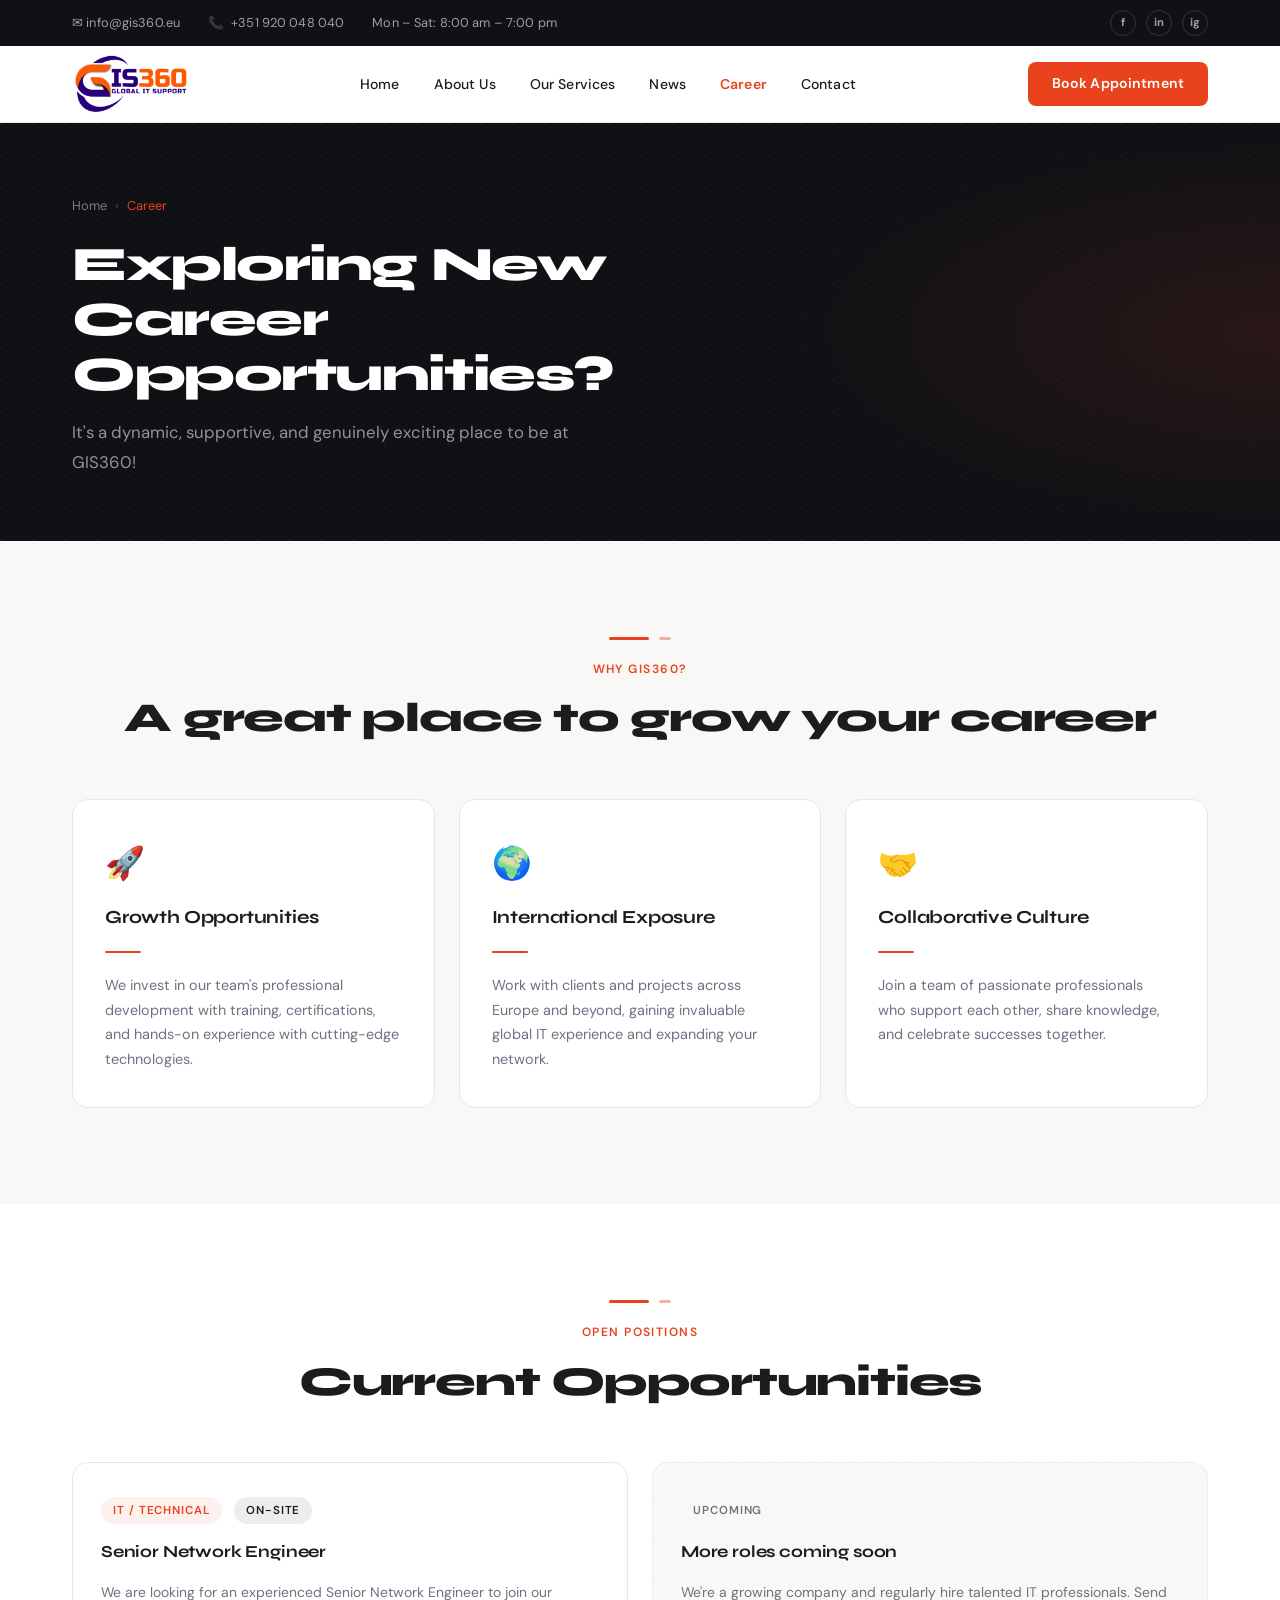
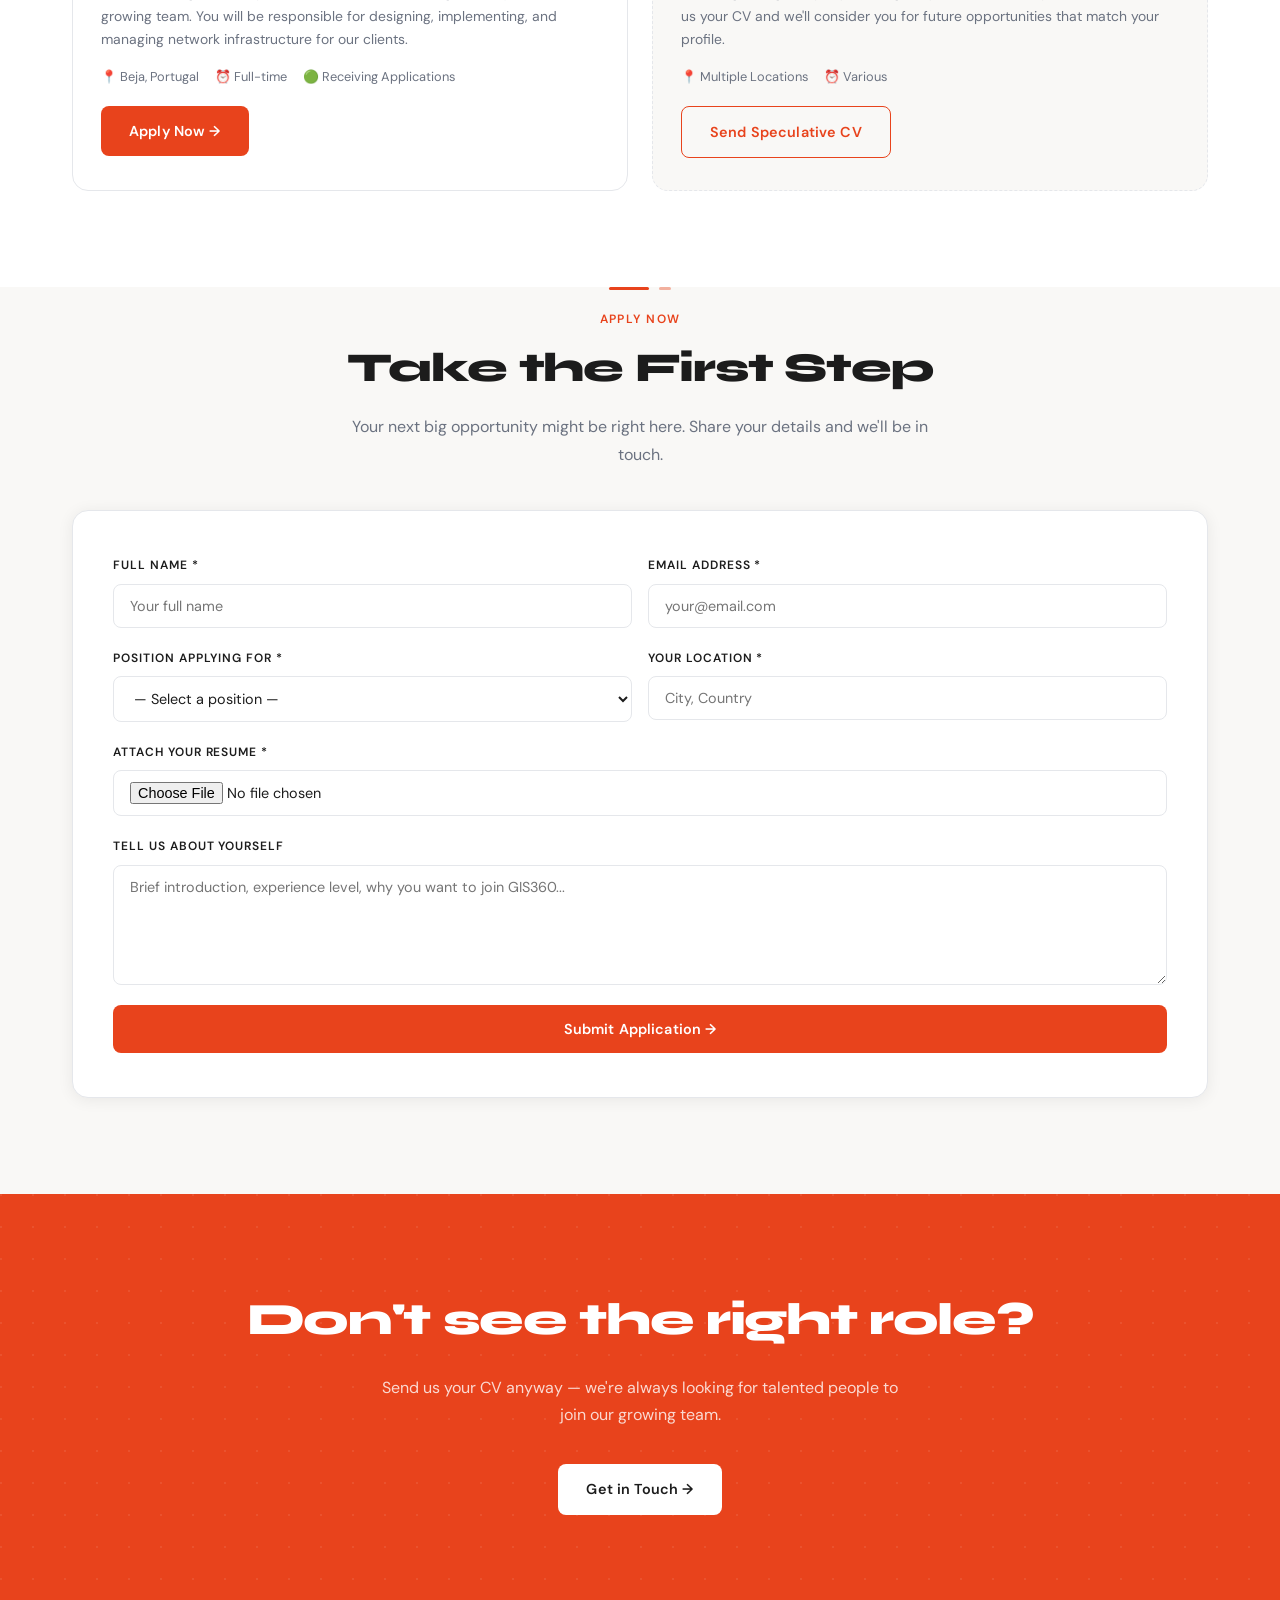
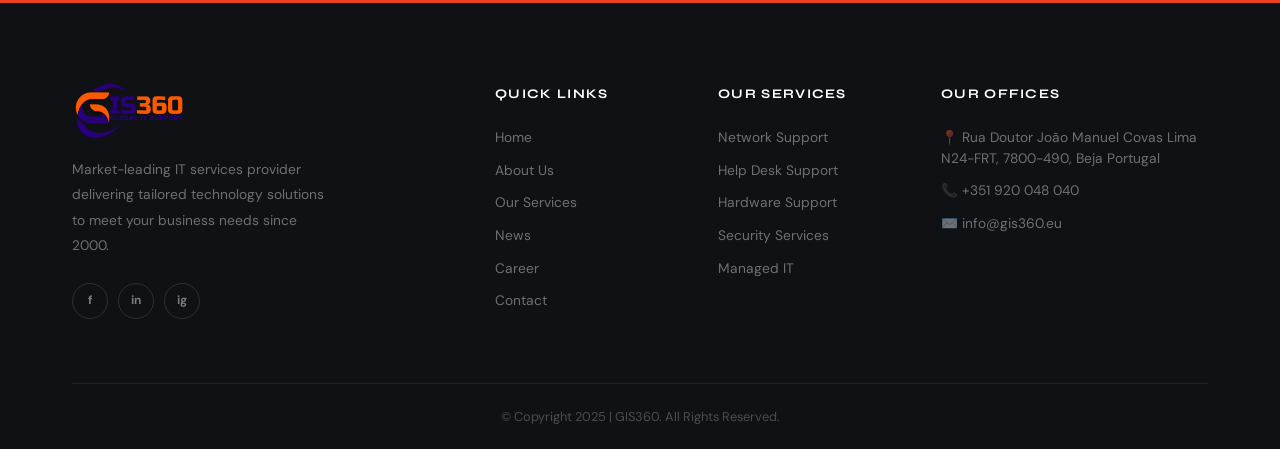
<file: career.html>
<!DOCTYPE html>
<html lang="en">
<head>
  <meta charset="UTF-8" />
  <meta name="viewport" content="width=device-width, initial-scale=1.0" />
  <title>Career – GIS360</title>
  <meta name="description" content="Explore career opportunities at GIS360. Join our dynamic team of IT professionals." />
  <link rel="icon" href="assets/images/360gislogo.png" />
  <link rel="stylesheet" href="assets/css/style.css" />
</head>
<body>

<div class="topbar">
  <div class="container topbar-inner">
    <div class="topbar-left">
      <a href="mailto:info@gis360.eu">✉ info@gis360.eu</a>
      <span>📞 <a href="tel:+351920048040">+351 920 048 040</a></span>
      <span>Mon – Sat: 8:00 am – 7:00 pm</span>
    </div>
    <div class="topbar-right">
      <div class="topbar-socials">
        <a href="#" aria-label="Facebook">f</a>
        <a href="#" aria-label="LinkedIn">in</a>
        <a href="#" aria-label="Instagram">ig</a>
      </div>
    </div>
  </div>
</div>

<nav class="navbar">
  <div class="container navbar-inner">
    <a class="navbar-logo" href="index.html"><img src="assets/images/360gislogo.png" alt="GIS360" /></a>
    <ul class="navbar-nav">
      <li><a href="index.html">Home</a></li>
      <li><a href="about.html">About Us</a></li>
      <li><a href="services.html">Our Services</a></li>
      <li><a href="news.html">News</a></li>
      <li><a href="career.html" class="active">Career</a></li>
      <li><a href="contact.html">Contact</a></li>
    </ul>
    <a class="btn btn-primary navbar-cta" href="https://calendly.com/gis360" target="_blank">Book Appointment</a>
    <button class="hamburger" aria-label="Menu"><span></span><span></span><span></span></button>
  </div>
</nav>
<div class="mobile-menu">
  <a href="index.html">Home</a><a href="about.html">About Us</a><a href="services.html">Our Services</a>
  <a href="news.html">News</a><a href="career.html">Career</a><a href="contact.html">Contact</a>
  <a href="https://calendly.com/gis360" target="_blank">Book Appointment →</a>
</div>

<!-- PAGE HERO -->
<div class="page-hero">
  <div class="container">
    <div class="breadcrumb">
      <a href="index.html">Home</a><span class="sep">›</span><span class="current">Career</span>
    </div>
    <h1>Exploring New Career Opportunities?</h1>
    <p>It's a dynamic, supportive, and genuinely exciting place to be at GIS360!</p>
  </div>
</div>

<!-- WHY JOIN -->
<section class="section" style="background:var(--light);">
  <div class="container">
    <div style="text-align:center;">
      <div class="section-divider" style="justify-content:center;"><span class="d-long"></span><span class="d-short"></span></div>
      <div class="eyebrow fade-up">Why GIS360?</div>
      <h2 class="section-title fade-up">A great place to grow your career</h2>
    </div>
    <div class="values-grid">
      <div class="value-card fade-up">
        <div style="font-size:2rem;margin-bottom:12px;">🚀</div>
        <h3>Growth Opportunities</h3>
        <div class="value-divider"></div>
        <p style="color:var(--muted);font-size:.9rem;line-height:1.7;">We invest in our team's professional development with training, certifications, and hands-on experience with cutting-edge technologies.</p>
      </div>
      <div class="value-card fade-up">
        <div style="font-size:2rem;margin-bottom:12px;">🌍</div>
        <h3>International Exposure</h3>
        <div class="value-divider"></div>
        <p style="color:var(--muted);font-size:.9rem;line-height:1.7;">Work with clients and projects across Europe and beyond, gaining invaluable global IT experience and expanding your network.</p>
      </div>
      <div class="value-card fade-up">
        <div style="font-size:2rem;margin-bottom:12px;">🤝</div>
        <h3>Collaborative Culture</h3>
        <div class="value-divider"></div>
        <p style="color:var(--muted);font-size:.9rem;line-height:1.7;">Join a team of passionate professionals who support each other, share knowledge, and celebrate successes together.</p>
      </div>
    </div>
  </div>
</section>

<!-- OPEN POSITIONS -->
<section class="section">
  <div class="container">
    <div style="text-align:center;margin-bottom:0;">
      <div class="section-divider" style="justify-content:center;"><span class="d-long"></span><span class="d-short"></span></div>
      <div class="eyebrow fade-up">Open Positions</div>
      <h2 class="section-title fade-up">Current Opportunities</h2>
    </div>
    <div class="career-grid">
      <div class="career-card fade-up">
        <div>
          <span class="career-tag">IT / Technical</span>
          <span class="career-tag" style="margin-left:8px;background:rgba(13,31,60,.08);color:var(--navy);">On-site</span>
        </div>
        <h3>Senior Network Engineer</h3>
        <p>We are looking for an experienced Senior Network Engineer to join our growing team. You will be responsible for designing, implementing, and managing network infrastructure for our clients.</p>
        <div class="career-meta">
          <span>📍 Beja, Portugal</span>
          <span>⏰ Full-time</span>
          <span>🟢 Receiving Applications</span>
        </div>
        <a href="#applyForm" class="btn btn-primary" style="align-self:flex-start;margin-top:4px;">Apply Now →</a>
      </div>
      <div class="career-card fade-up" style="background:var(--light);border-style:dashed;">
        <div><span class="career-tag" style="background:var(--mid);color:var(--muted);">Upcoming</span></div>
        <h3>More roles coming soon</h3>
        <p>We're a growing company and regularly hire talented IT professionals. Send us your CV and we'll consider you for future opportunities that match your profile.</p>
        <div class="career-meta">
          <span>📍 Multiple Locations</span>
          <span>⏰ Various</span>
        </div>
        <a href="#applyForm" class="btn btn-outline" style="align-self:flex-start;margin-top:4px;">Send Speculative CV</a>
      </div>
    </div>
  </div>
</section>

<!-- APPLICATION FORM -->
<section class="section" style="background:var(--light);padding-top:0;" id="applyForm">
  <div class="container">
    <div style="text-align:center;margin-bottom:40px;">
      <div class="section-divider" style="justify-content:center;"><span class="d-long"></span><span class="d-short"></span></div>
      <div class="eyebrow fade-up">Apply Now</div>
      <h2 class="section-title fade-up">Take the First Step</h2>
      <p class="section-sub fade-up" style="margin:0 auto;">Your next big opportunity might be right here. Share your details and we'll be in touch.</p>
    </div>
    <div class="contact-form-wrapper fade-up">
      <form id="careerForm">
        <div class="form-row">
          <div class="form-group">
            <label>Full Name *</label>
            <input type="text" required placeholder="Your full name" />
          </div>
          <div class="form-group">
            <label>Email Address *</label>
            <input type="email" required placeholder="your@email.com" />
          </div>
        </div>
        <div class="form-row">
          <div class="form-group">
            <label>Position Applying For *</label>
            <select required>
              <option value="">— Select a position —</option>
              <option>Senior Network Engineer</option>
              <option>Speculative Application</option>
            </select>
          </div>
          <div class="form-group">
            <label>Your Location *</label>
            <input type="text" required placeholder="City, Country" />
          </div>
        </div>
        <div class="form-group">
          <label>Attach Your Resume *</label>
          <input type="file" accept=".pdf,.doc,.docx" required style="padding:11px 16px;" />
        </div>
        <div class="form-group">
          <label>Tell Us About Yourself</label>
          <textarea placeholder="Brief introduction, experience level, why you want to join GIS360..."></textarea>
        </div>
        <button type="submit" class="btn btn-primary" style="width:100%;justify-content:center;padding:15px;">Submit Application →</button>
      </form>
    </div>
  </div>
</section>

<div class="cta-section">
  <div class="container">
    <h2>Don't see the right role?</h2>
    <p>Send us your CV anyway — we're always looking for talented people to join our growing team.</p>
    <a href="contact.html" class="btn btn-white">Get in Touch →</a>
  </div>
</div>

<footer class="footer">
  <div class="container">
    <div class="footer-grid">
      <div class="footer-brand">
        <a href="index.html"><img src="assets/images/360gislogo.png" alt="GIS360" /></a>
        <p>Market-leading IT services provider delivering tailored technology solutions to meet your business needs since 2000.</p>
        <div class="footer-socials"><a href="#" aria-label="Facebook">f</a><a href="#" aria-label="LinkedIn">in</a><a href="#" aria-label="Instagram">ig</a></div>
      </div>
      <div class="footer-col"><h4>Quick Links</h4><ul><li><a href="index.html">Home</a></li><li><a href="about.html">About Us</a></li><li><a href="services.html">Our Services</a></li><li><a href="news.html">News</a></li><li><a href="career.html">Career</a></li><li><a href="contact.html">Contact</a></li></ul></div>
      <div class="footer-col"><h4>Our Services</h4><ul><li><a href="services.html">Network Support</a></li><li><a href="services.html">Help Desk Support</a></li><li><a href="services.html">Hardware Support</a></li><li><a href="services.html">Security Services</a></li><li><a href="services.html">Managed IT</a></li></ul></div>
      <div class="footer-col"><h4>Our Offices</h4><ul><li><a href="#">📍 Rua Doutor João Manuel Covas Lima N24-FRT, 7800-490, Beja Portugal</a></li><li><a href="tel:+351920048040">📞 +351 920 048 040</a></li><li><a href="mailto:info@gis360.eu">✉️ info@gis360.eu</a></li></ul></div>
    </div>
    <div class="footer-bottom"><p>© Copyright 2025 | GIS360. All Rights Reserved.</p></div>
  </div>
</footer>
<script src="assets/js/main.js"></script>
</body>
</html>
</file>
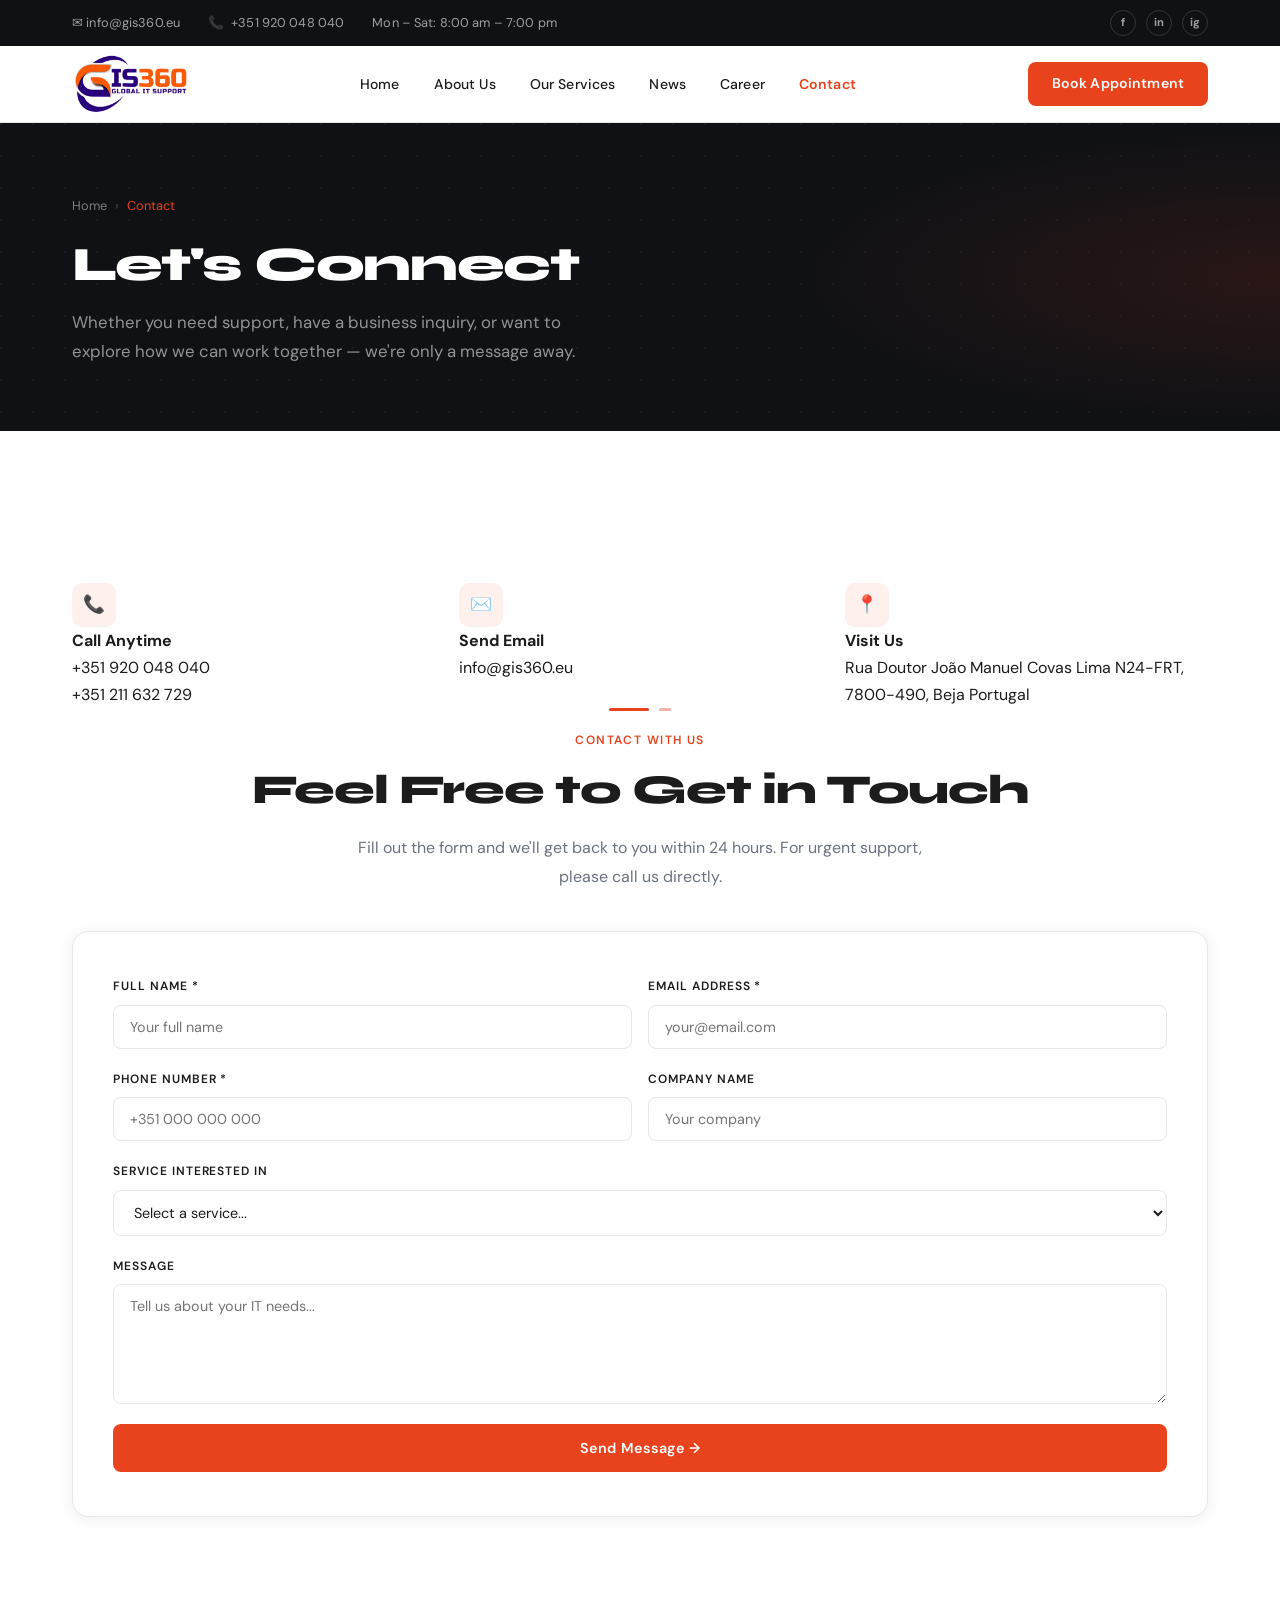
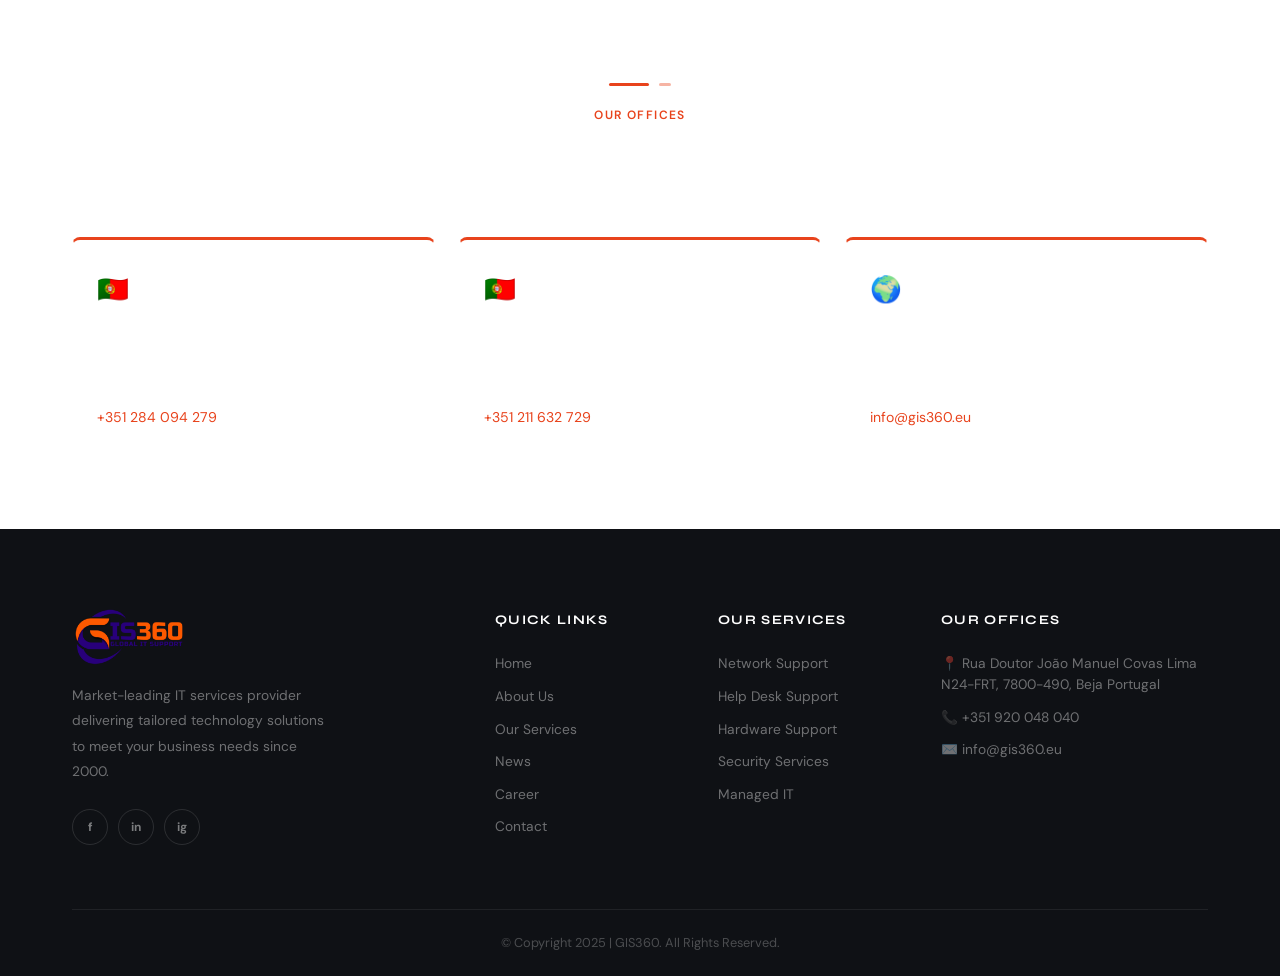
<file: contact.html>
<!DOCTYPE html>
<html lang="en">
<head>
  <meta charset="UTF-8" />
  <meta name="viewport" content="width=device-width, initial-scale=1.0" />
  <title>Contact – GIS360</title>
  <meta name="description" content="Get in touch with GIS360. We have offices in Portugal. Available 24/7 for all your IT needs." />
  <link rel="icon" href="assets/images/360gislogo.png" />
  <link rel="stylesheet" href="assets/css/style.css" />
</head>
<body>

<div class="topbar">
  <div class="container topbar-inner">
    <div class="topbar-left">
      <a href="mailto:info@gis360.eu">✉ info@gis360.eu</a>
      <span>📞 <a href="tel:+351920048040">+351 920 048 040</a></span>
      <span>Mon – Sat: 8:00 am – 7:00 pm</span>
    </div>
    <div class="topbar-right">
      <div class="topbar-socials">
        <a href="#" aria-label="Facebook">f</a>
        <a href="#" aria-label="LinkedIn">in</a>
        <a href="#" aria-label="Instagram">ig</a>
      </div>
    </div>
  </div>
</div>

<nav class="navbar">
  <div class="container navbar-inner">
    <a class="navbar-logo" href="index.html"><img src="assets/images/360gislogo.png" alt="GIS360" /></a>
    <ul class="navbar-nav">
      <li><a href="index.html">Home</a></li>
      <li><a href="about.html">About Us</a></li>
      <li><a href="services.html">Our Services</a></li>
      <li><a href="news.html">News</a></li>
      <li><a href="career.html">Career</a></li>
      <li><a href="contact.html" class="active">Contact</a></li>
    </ul>
    <a class="btn btn-primary navbar-cta" href="https://calendly.com/gis360" target="_blank">Book Appointment</a>
    <button class="hamburger" aria-label="Menu"><span></span><span></span><span></span></button>
  </div>
</nav>
<div class="mobile-menu">
  <a href="index.html">Home</a><a href="about.html">About Us</a><a href="services.html">Our Services</a>
  <a href="news.html">News</a><a href="career.html">Career</a><a href="contact.html">Contact</a>
  <a href="https://calendly.com/gis360" target="_blank">Book Appointment →</a>
</div>

<!-- PAGE HERO -->
<div class="page-hero">
  <div class="container">
    <div class="breadcrumb">
      <a href="index.html">Home</a><span class="sep">›</span><span class="current">Contact</span>
    </div>
    <h1>Let's Connect</h1>
    <p>Whether you need support, have a business inquiry, or want to explore how we can work together — we're only a message away.</p>
  </div>
</div>

<!-- CONTACT INFO CARDS -->
<section class="section">
  <div class="container">
    <div class="contact-info-grid">
      <div class="contact-info-card fade-up">
        <div class="contact-info-icon">📞</div>
        <h4>Call Anytime</h4>
        <a href="tel:+351920048040">+351 920 048 040</a><br>
        <a href="tel:+351211632729">+351 211 632 729</a>
      </div>
      <div class="contact-info-card fade-up">
        <div class="contact-info-icon">✉️</div>
        <h4>Send Email</h4>
        <a href="mailto:info@gis360.eu">info@gis360.eu</a>
      </div>
      <div class="contact-info-card fade-up">
        <div class="contact-info-icon">📍</div>
        <h4>Visit Us</h4>
        <p>Rua Doutor João Manuel Covas Lima N24-FRT, 7800-490, Beja Portugal</p>
      </div>
    </div>

    <!-- FORM -->
    <div style="text-align:center;margin-bottom:40px;">
      <div class="section-divider" style="justify-content:center;"><span class="d-long"></span><span class="d-short"></span></div>
      <div class="eyebrow fade-up">Contact With Us</div>
      <h2 class="section-title fade-up">Feel Free to Get in Touch</h2>
      <p class="section-sub fade-up" style="margin:0 auto;">Fill out the form and we'll get back to you within 24 hours. For urgent support, please call us directly.</p>
    </div>

    <div class="contact-form-wrapper fade-up">
      <form id="contactForm" action="https://formspree.io/f/info@gis360.eu" method="POST">
        <div class="form-row">
          <div class="form-group">
            <label>Full Name *</label>
            <input type="text" name="name" required placeholder="Your full name" />
          </div>
          <div class="form-group">
            <label>Email Address *</label>
            <input type="email" name="email" required placeholder="your@email.com" />
          </div>
        </div>
        <div class="form-row">
          <div class="form-group">
            <label>Phone Number *</label>
            <input type="tel" name="phone" required placeholder="+351 000 000 000" />
          </div>
          <div class="form-group">
            <label>Company Name</label>
            <input type="text" name="company" placeholder="Your company" />
          </div>
        </div>
        <div class="form-group">
          <label>Service Interested In</label>
          <select name="service">
            <option value="">Select a service...</option>
            <option>Network Support</option>
            <option>Help Desk Support</option>
            <option>Hardware Support</option>
            <option>Software Support</option>
            <option>Security Services</option>
            <option>Managed IT Services</option>
            <option>WiFi Survey</option>
            <option>Cloud Services</option>
            <option>Other</option>
          </select>
        </div>
        <div class="form-group">
          <label>Message</label>
          <textarea name="message" placeholder="Tell us about your IT needs..."></textarea>
        </div>
        <button type="submit" class="btn btn-primary" style="width:100%;justify-content:center;padding:15px;">Send Message →</button>
      </form>
    </div>
  </div>
</section>

<!-- OFFICE ADDRESSES -->
<section class="section" style="background:var(--navy);padding-top:70px;padding-bottom:70px;">
  <div class="container">
    <div style="text-align:center;margin-bottom:48px;">
      <div class="section-divider" style="justify-content:center;"><span class="d-long"></span><span class="d-short"></span></div>
      <div class="eyebrow fade-up">Our Offices</div>
      <h2 class="section-title light fade-up">Serving Customers in 30+ Countries</h2>
    </div>
    <div style="display:grid;grid-template-columns:repeat(3,1fr);gap:24px;">
      <div class="fade-up" style="background:rgba(255,255,255,.06);border:1px solid rgba(255,255,255,.1);border-radius:8px;padding:28px 24px;border-top:3px solid var(--orange);">
        <div style="font-size:1.6rem;margin-bottom:12px;">🇵🇹</div>
        <h4 style="font-family:var(--font-head);font-weight:800;color:var(--white);margin-bottom:8px;">Beja Office</h4>
        <p style="color:rgba(255,255,255,.55);font-size:.88rem;line-height:1.7;">Rua da Biscaínha N25, 7800-458<br>Beja, Portugal<br><a href="tel:+351284094279" style="color:var(--orange);">+351 284 094 279</a></p>
      </div>
      <div class="fade-up" style="background:rgba(255,255,255,.06);border:1px solid rgba(255,255,255,.1);border-radius:8px;padding:28px 24px;border-top:3px solid var(--orange);">
        <div style="font-size:1.6rem;margin-bottom:12px;">🇵🇹</div>
        <h4 style="font-family:var(--font-head);font-weight:800;color:var(--white);margin-bottom:8px;">Lisbon Office</h4>
        <p style="color:rgba(255,255,255,.55);font-size:.88rem;line-height:1.7;">Rua Ilha Da Madeira, N12, 1F<br>2620-045, Olival Basto<br><a href="tel:+351211632729" style="color:var(--orange);">+351 211 632 729</a></p>
      </div>
      <div class="fade-up" style="background:rgba(255,255,255,.06);border:1px solid rgba(255,255,255,.1);border-radius:8px;padding:28px 24px;border-top:3px solid var(--orange);">
        <div style="font-size:1.6rem;margin-bottom:12px;">🌍</div>
        <h4 style="font-family:var(--font-head);font-weight:800;color:var(--white);margin-bottom:8px;">Global Operations</h4>
        <p style="color:rgba(255,255,255,.55);font-size:.88rem;line-height:1.7;">Operating in 30+ countries worldwide<br>with local experts available<br><a href="mailto:info@gis360.eu" style="color:var(--orange);">info@gis360.eu</a></p>
      </div>
    </div>
  </div>
</section>

<footer class="footer">
  <div class="container">
    <div class="footer-grid">
      <div class="footer-brand">
        <a href="index.html"><img src="assets/images/360gislogo.png" alt="GIS360" /></a>
        <p>Market-leading IT services provider delivering tailored technology solutions to meet your business needs since 2000.</p>
        <div class="footer-socials"><a href="#" aria-label="Facebook">f</a><a href="#" aria-label="LinkedIn">in</a><a href="#" aria-label="Instagram">ig</a></div>
      </div>
      <div class="footer-col"><h4>Quick Links</h4><ul><li><a href="index.html">Home</a></li><li><a href="about.html">About Us</a></li><li><a href="services.html">Our Services</a></li><li><a href="news.html">News</a></li><li><a href="career.html">Career</a></li><li><a href="contact.html">Contact</a></li></ul></div>
      <div class="footer-col"><h4>Our Services</h4><ul><li><a href="services.html">Network Support</a></li><li><a href="services.html">Help Desk Support</a></li><li><a href="services.html">Hardware Support</a></li><li><a href="services.html">Security Services</a></li><li><a href="services.html">Managed IT</a></li></ul></div>
      <div class="footer-col"><h4>Our Offices</h4><ul><li><a href="#">📍 Rua Doutor João Manuel Covas Lima N24-FRT, 7800-490, Beja Portugal</a></li><li><a href="tel:+351920048040">📞 +351 920 048 040</a></li><li><a href="mailto:info@gis360.eu">✉️ info@gis360.eu</a></li></ul></div>
    </div>
    <div class="footer-bottom"><p>© Copyright 2025 | GIS360. All Rights Reserved.</p></div>
  </div>
</footer>
<script src="assets/js/main.js"></script>
</body>
</html>
</file>
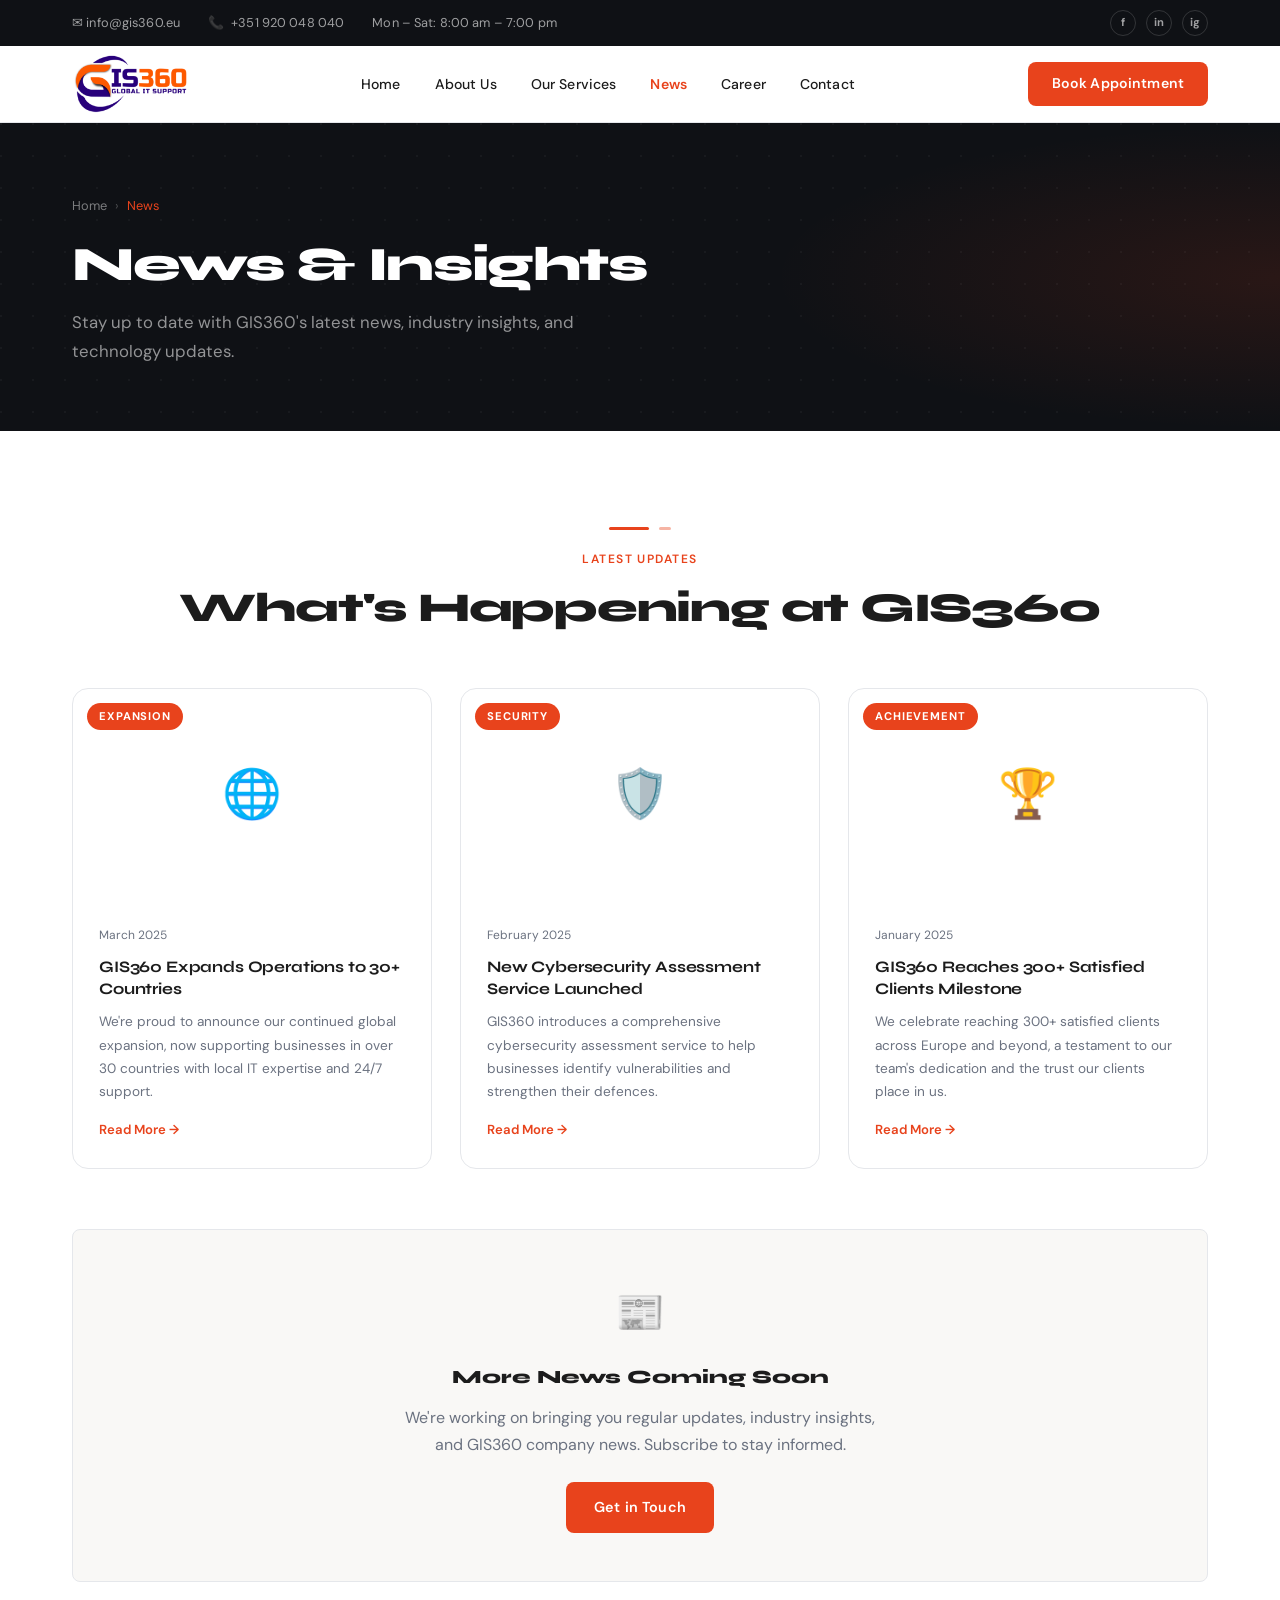
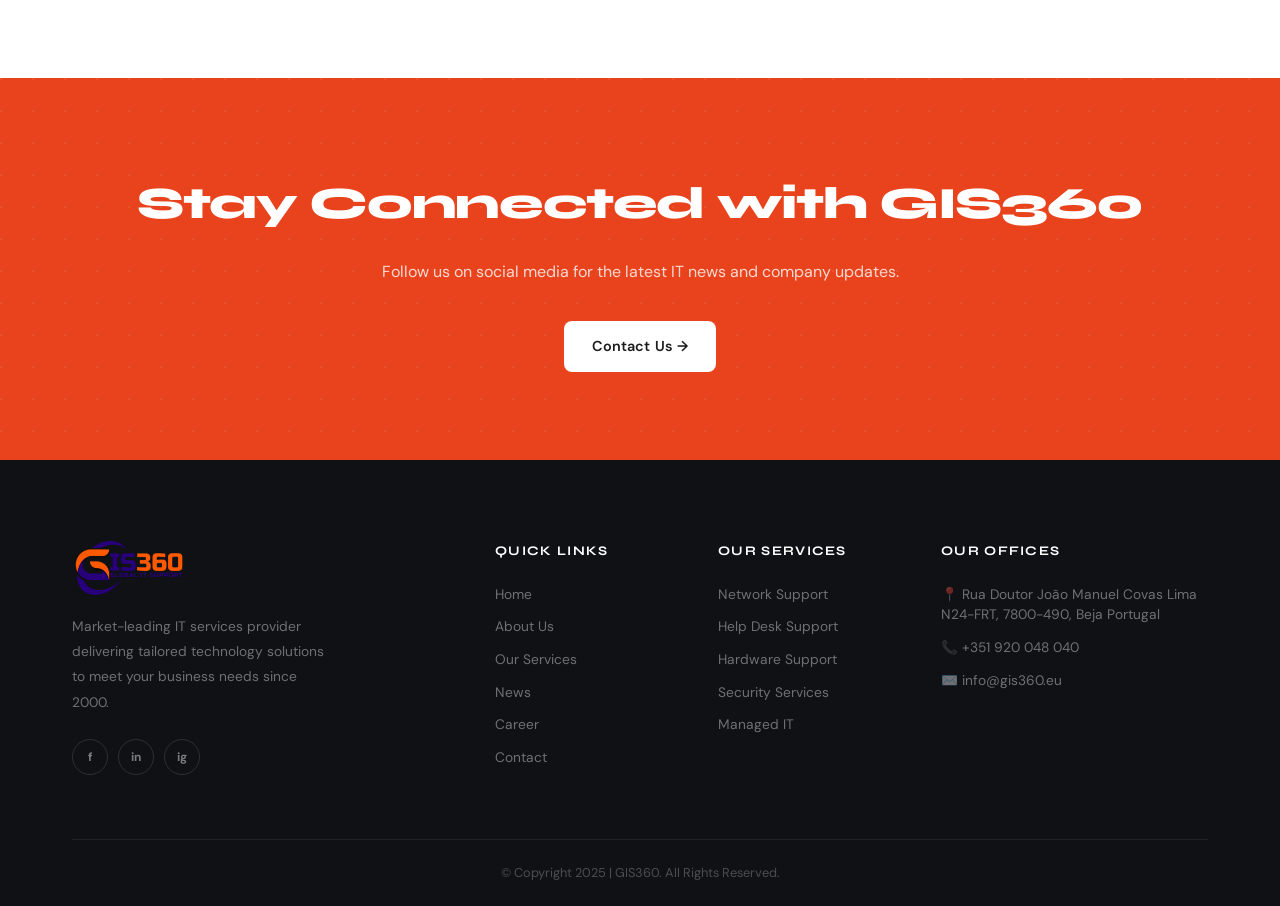
<file: news.html>
<!DOCTYPE html>
<html lang="en">
<head>
  <meta charset="UTF-8" />
  <meta name="viewport" content="width=device-width, initial-scale=1.0" />
  <title>News – GIS360</title>
  <meta name="description" content="Stay up to date with GIS360's latest news, industry insights, and technology updates." />
  <link rel="icon" href="assets/images/360gislogo.png" />
  <link rel="stylesheet" href="assets/css/style.css" />
</head>
<body>

<div class="topbar">
  <div class="container topbar-inner">
    <div class="topbar-left">
      <a href="mailto:info@gis360.eu">✉ info@gis360.eu</a>
      <span>📞 <a href="tel:+351920048040">+351 920 048 040</a></span>
      <span>Mon – Sat: 8:00 am – 7:00 pm</span>
    </div>
    <div class="topbar-right">
      <div class="topbar-socials">
        <a href="#" aria-label="Facebook">f</a>
        <a href="#" aria-label="LinkedIn">in</a>
        <a href="#" aria-label="Instagram">ig</a>
      </div>
    </div>
  </div>
</div>

<nav class="navbar">
  <div class="container navbar-inner">
    <a class="navbar-logo" href="index.html"><img src="assets/images/360gislogo.png" alt="GIS360" /></a>
    <ul class="navbar-nav">
      <li><a href="index.html">Home</a></li>
      <li><a href="about.html">About Us</a></li>
      <li><a href="services.html">Our Services</a></li>
      <li><a href="news.html" class="active">News</a></li>
      <li><a href="career.html">Career</a></li>
      <li><a href="contact.html">Contact</a></li>
    </ul>
    <a class="btn btn-primary navbar-cta" href="https://calendly.com/gis360" target="_blank">Book Appointment</a>
    <button class="hamburger" aria-label="Menu"><span></span><span></span><span></span></button>
  </div>
</nav>
<div class="mobile-menu">
  <a href="index.html">Home</a><a href="about.html">About Us</a><a href="services.html">Our Services</a>
  <a href="news.html">News</a><a href="career.html">Career</a><a href="contact.html">Contact</a>
  <a href="https://calendly.com/gis360" target="_blank">Book Appointment →</a>
</div>

<!-- PAGE HERO -->
<div class="page-hero">
  <div class="container">
    <div class="breadcrumb">
      <a href="index.html">Home</a><span class="sep">›</span><span class="current">News</span>
    </div>
    <h1>News &amp; Insights</h1>
    <p>Stay up to date with GIS360's latest news, industry insights, and technology updates.</p>
  </div>
</div>

<!-- NEWS CONTENT -->
<section class="section">
  <div class="container">
    <div style="text-align:center;margin-bottom:0;">
      <div class="section-divider" style="justify-content:center;"><span class="d-long"></span><span class="d-short"></span></div>
      <div class="eyebrow fade-up">Latest Updates</div>
      <h2 class="section-title fade-up">What's Happening at GIS360</h2>
    </div>

    <div class="news-grid">

      <div class="news-card fade-up">
        <div class="news-card-img" style="background:var(--navy);display:flex;align-items:center;justify-content:center;">
          <span style="font-size:3rem;">🌐</span>
          <span class="news-card-cat">Expansion</span>
        </div>
        <div class="news-card-body">
          <div class="news-card-date">March 2025</div>
          <h3>GIS360 Expands Operations to 30+ Countries</h3>
          <p>We're proud to announce our continued global expansion, now supporting businesses in over 30 countries with local IT expertise and 24/7 support.</p>
          <a class="news-card-link" href="#">Read More →</a>
        </div>
      </div>

      <div class="news-card fade-up">
        <div class="news-card-img" style="background:var(--navy);display:flex;align-items:center;justify-content:center;">
          <span style="font-size:3rem;">🛡️</span>
          <span class="news-card-cat">Security</span>
        </div>
        <div class="news-card-body">
          <div class="news-card-date">February 2025</div>
          <h3>New Cybersecurity Assessment Service Launched</h3>
          <p>GIS360 introduces a comprehensive cybersecurity assessment service to help businesses identify vulnerabilities and strengthen their defences.</p>
          <a class="news-card-link" href="#">Read More →</a>
        </div>
      </div>

      <div class="news-card fade-up">
        <div class="news-card-img" style="background:var(--navy);display:flex;align-items:center;justify-content:center;">
          <span style="font-size:3rem;">🏆</span>
          <span class="news-card-cat">Achievement</span>
        </div>
        <div class="news-card-body">
          <div class="news-card-date">January 2025</div>
          <h3>GIS360 Reaches 300+ Satisfied Clients Milestone</h3>
          <p>We celebrate reaching 300+ satisfied clients across Europe and beyond, a testament to our team's dedication and the trust our clients place in us.</p>
          <a class="news-card-link" href="#">Read More →</a>
        </div>
      </div>

    </div>

    <!-- Coming Soon Notice -->
    <div style="margin-top:60px;background:var(--light);border-radius:8px;padding:48px;text-align:center;border:1px solid var(--border);">
      <div style="font-size:2.5rem;margin-bottom:16px;">📰</div>
      <h3 style="font-family:var(--font-head);font-weight:800;color:var(--navy);margin-bottom:10px;">More News Coming Soon</h3>
      <p style="color:var(--muted);max-width:480px;margin:0 auto 24px;">We're working on bringing you regular updates, industry insights, and GIS360 company news. Subscribe to stay informed.</p>
      <a href="contact.html" class="btn btn-primary">Get in Touch</a>
    </div>

  </div>
</section>

<div class="cta-section">
  <div class="container">
    <h2>Stay Connected with GIS360</h2>
    <p>Follow us on social media for the latest IT news and company updates.</p>
    <a href="contact.html" class="btn btn-white">Contact Us →</a>
  </div>
</div>

<footer class="footer">
  <div class="container">
    <div class="footer-grid">
      <div class="footer-brand">
        <a href="index.html"><img src="assets/images/360gislogo.png" alt="GIS360" /></a>
        <p>Market-leading IT services provider delivering tailored technology solutions to meet your business needs since 2000.</p>
        <div class="footer-socials"><a href="#" aria-label="Facebook">f</a><a href="#" aria-label="LinkedIn">in</a><a href="#" aria-label="Instagram">ig</a></div>
      </div>
      <div class="footer-col"><h4>Quick Links</h4><ul><li><a href="index.html">Home</a></li><li><a href="about.html">About Us</a></li><li><a href="services.html">Our Services</a></li><li><a href="news.html">News</a></li><li><a href="career.html">Career</a></li><li><a href="contact.html">Contact</a></li></ul></div>
      <div class="footer-col"><h4>Our Services</h4><ul><li><a href="services.html">Network Support</a></li><li><a href="services.html">Help Desk Support</a></li><li><a href="services.html">Hardware Support</a></li><li><a href="services.html">Security Services</a></li><li><a href="services.html">Managed IT</a></li></ul></div>
      <div class="footer-col"><h4>Our Offices</h4><ul><li><a href="#">📍 Rua Doutor João Manuel Covas Lima N24-FRT, 7800-490, Beja Portugal</a></li><li><a href="tel:+351920048040">📞 +351 920 048 040</a></li><li><a href="mailto:info@gis360.eu">✉️ info@gis360.eu</a></li></ul></div>
    </div>
    <div class="footer-bottom"><p>© Copyright 2025 | GIS360. All Rights Reserved.</p></div>
  </div>
</footer>
<script src="assets/js/main.js"></script>
</body>
</html>
</file>
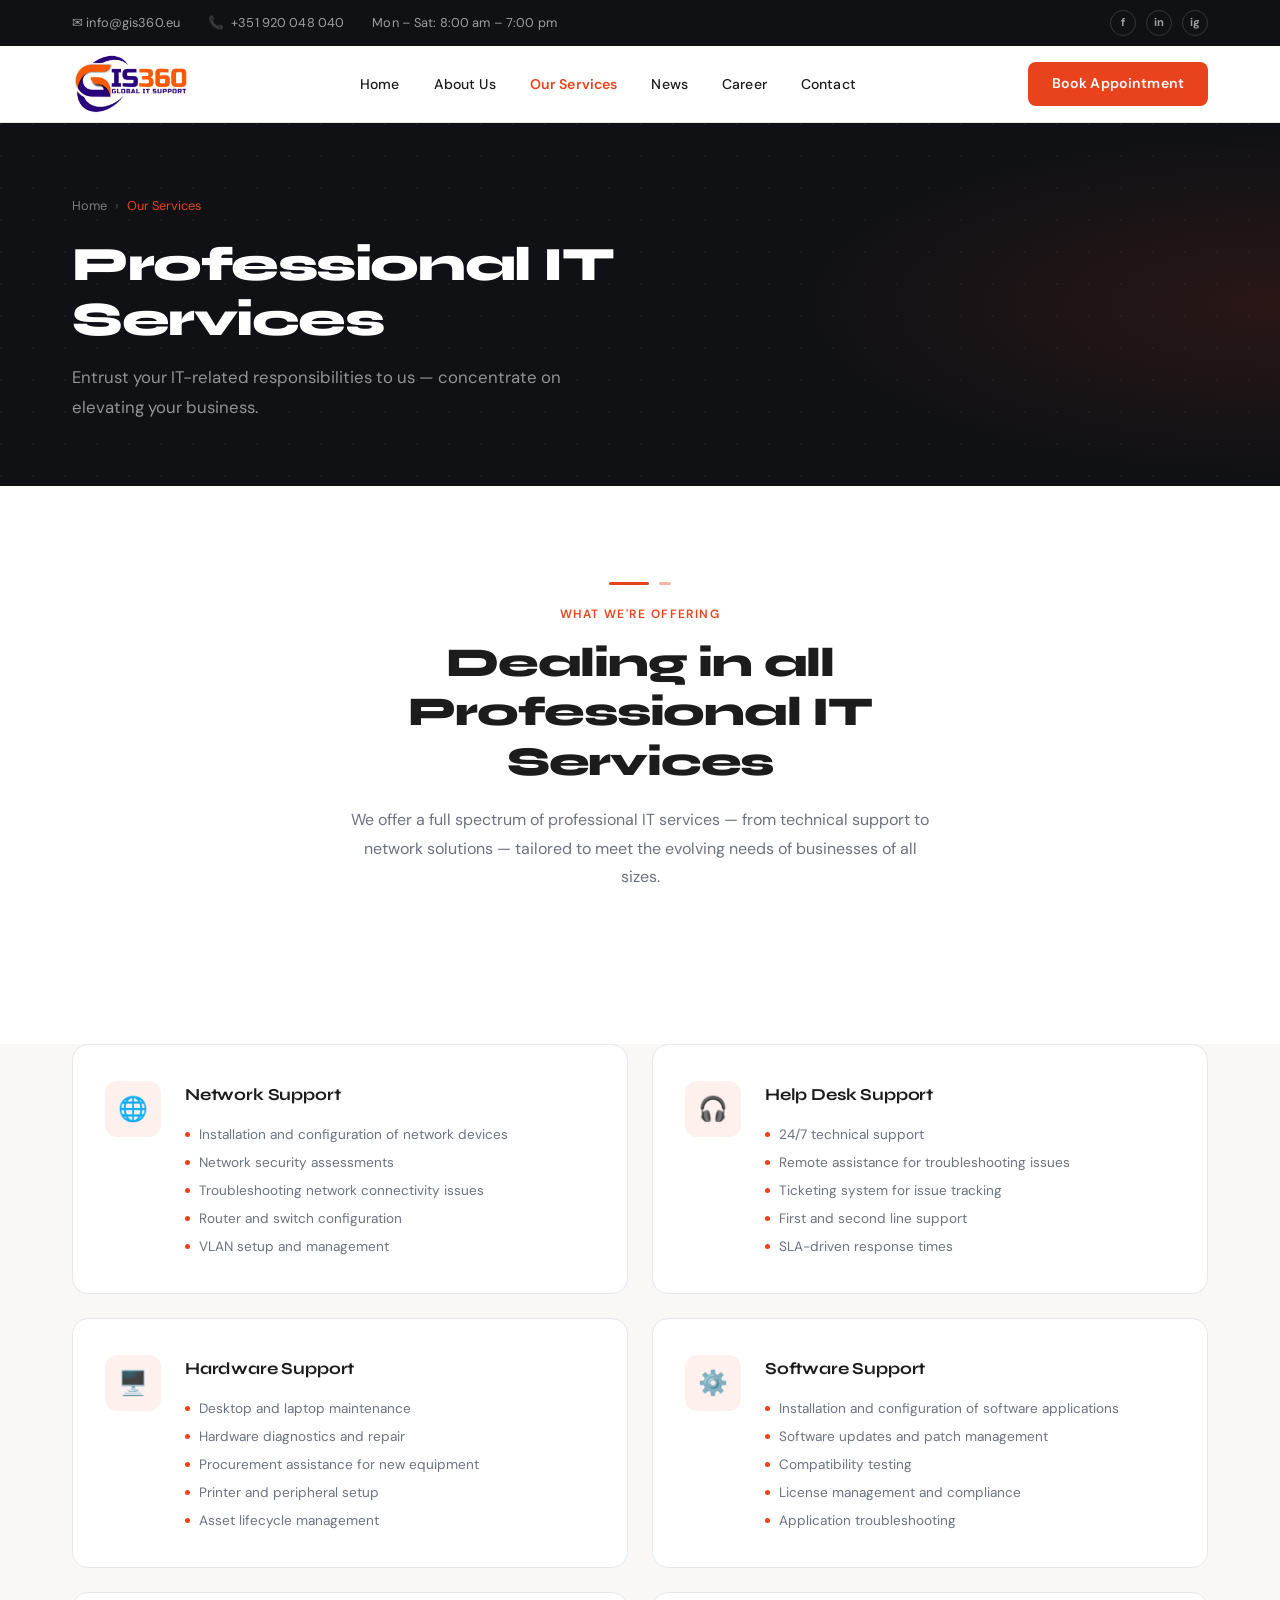
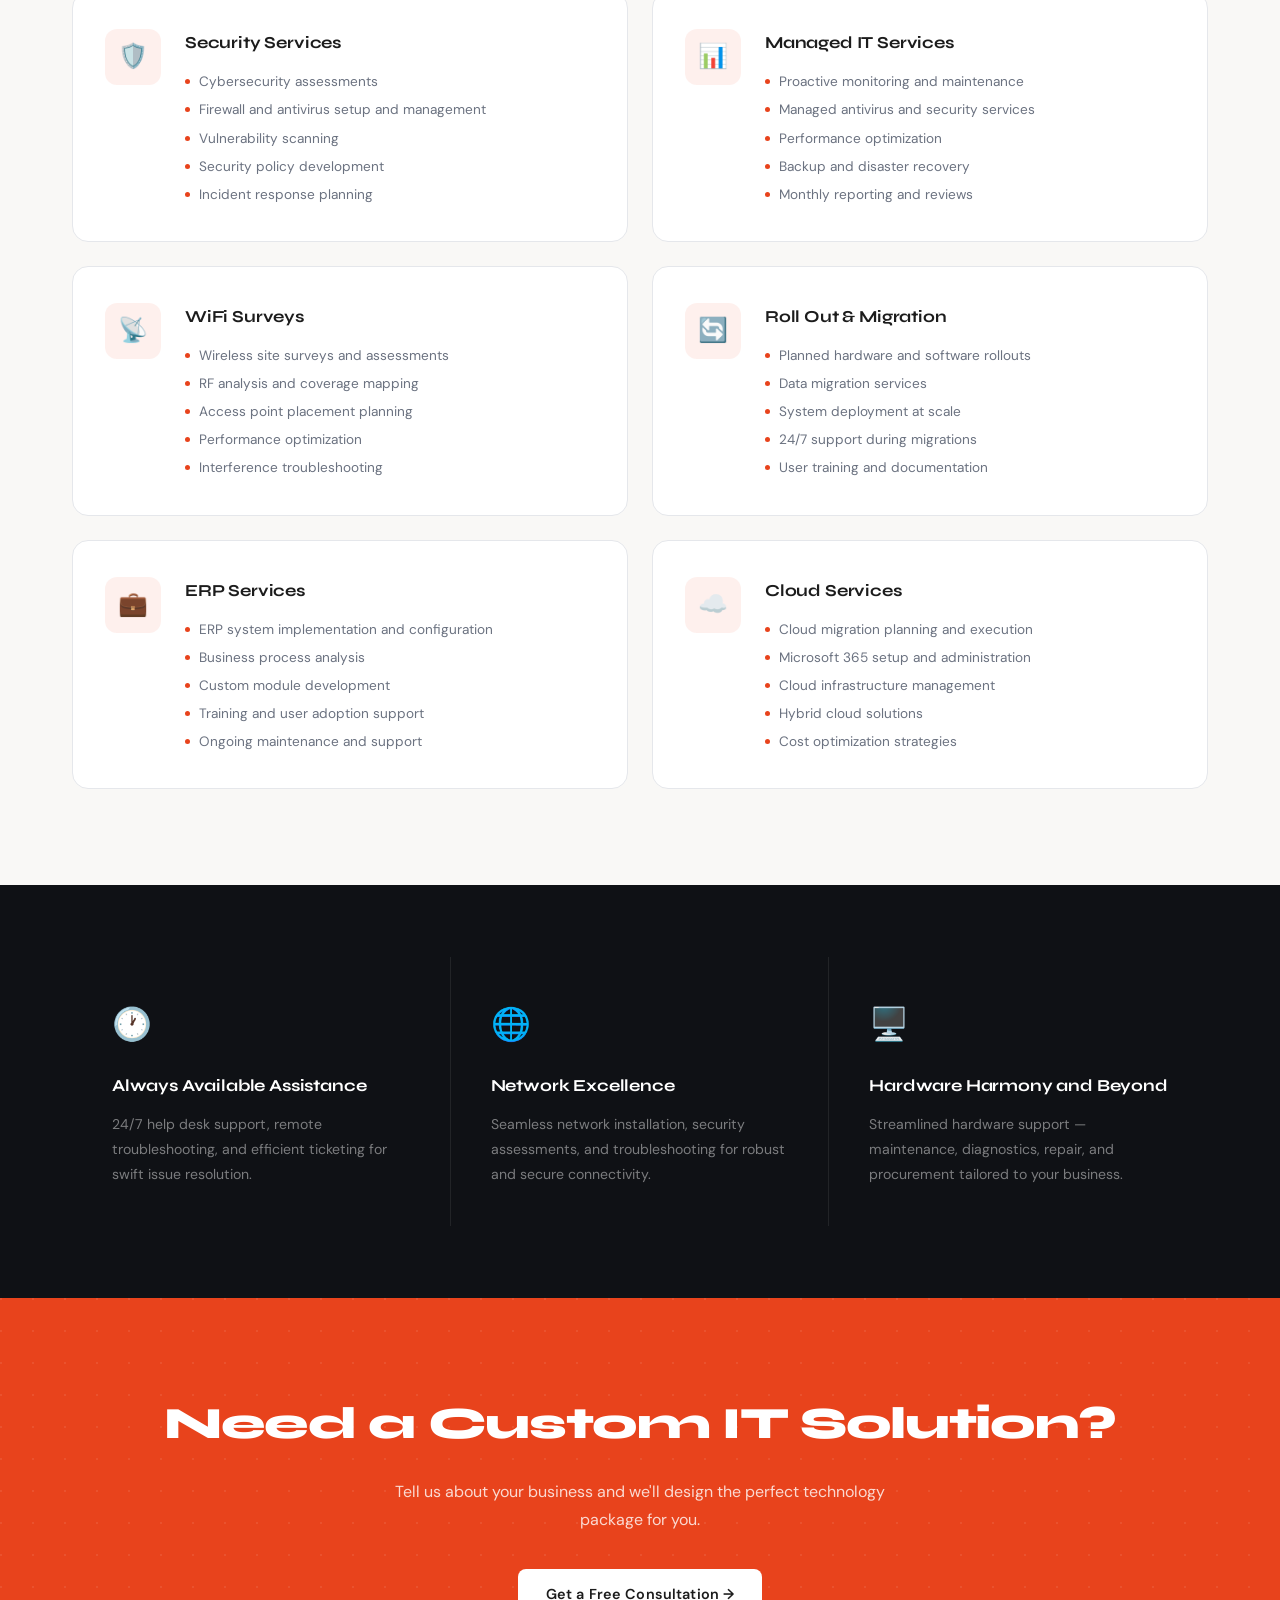
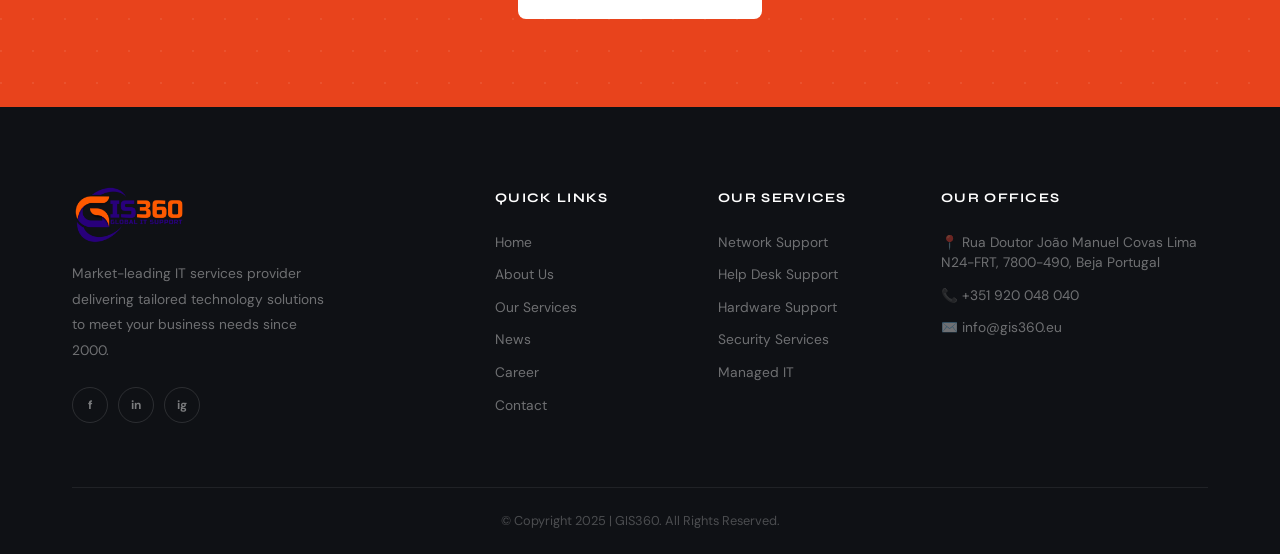
<file: services.html>
<!DOCTYPE html>
<html lang="en">
<head>
  <meta charset="UTF-8" />
  <meta name="viewport" content="width=device-width, initial-scale=1.0" />
  <title>Our Services – GIS360</title>
  <meta name="description" content="GIS360 offers comprehensive IT services including Network Support, Help Desk, Hardware, Software, Security, Managed IT, and more." />
  <link rel="icon" href="assets/images/360gislogo.png" />
  <link rel="stylesheet" href="assets/css/style.css" />
</head>
<body>

<div class="topbar">
  <div class="container topbar-inner">
    <div class="topbar-left">
      <a href="mailto:info@gis360.eu">✉ info@gis360.eu</a>
      <span>📞 <a href="tel:+351920048040">+351 920 048 040</a></span>
      <span>Mon – Sat: 8:00 am – 7:00 pm</span>
    </div>
    <div class="topbar-right">
      <div class="topbar-socials">
        <a href="#" aria-label="Facebook">f</a>
        <a href="#" aria-label="LinkedIn">in</a>
        <a href="#" aria-label="Instagram">ig</a>
      </div>
    </div>
  </div>
</div>

<nav class="navbar">
  <div class="container navbar-inner">
    <a class="navbar-logo" href="index.html"><img src="assets/images/360gislogo.png" alt="GIS360" /></a>
    <ul class="navbar-nav">
      <li><a href="index.html">Home</a></li>
      <li><a href="about.html">About Us</a></li>
      <li><a href="services.html" class="active">Our Services</a></li>
      <li><a href="news.html">News</a></li>
      <li><a href="career.html">Career</a></li>
      <li><a href="contact.html">Contact</a></li>
    </ul>
    <a class="btn btn-primary navbar-cta" href="https://calendly.com/gis360" target="_blank">Book Appointment</a>
    <button class="hamburger" aria-label="Menu"><span></span><span></span><span></span></button>
  </div>
</nav>
<div class="mobile-menu">
  <a href="index.html">Home</a><a href="about.html">About Us</a><a href="services.html">Our Services</a>
  <a href="news.html">News</a><a href="career.html">Career</a><a href="contact.html">Contact</a>
  <a href="https://calendly.com/gis360" target="_blank">Book Appointment →</a>
</div>

<!-- PAGE HERO -->
<div class="page-hero">
  <div class="container">
    <div class="breadcrumb">
      <a href="index.html">Home</a><span class="sep">›</span><span class="current">Our Services</span>
    </div>
    <h1>Professional IT Services</h1>
    <p>Entrust your IT-related responsibilities to us — concentrate on elevating your business.</p>
  </div>
</div>

<!-- INTRO -->
<section class="section">
  <div class="container" style="text-align:center;max-width:760px;margin:0 auto;">
    <div class="section-divider" style="justify-content:center;"><span class="d-long"></span><span class="d-short"></span></div>
    <div class="eyebrow fade-up">What We're Offering</div>
    <h2 class="section-title fade-up">Dealing in all Professional IT Services</h2>
    <p class="section-sub fade-up" style="margin:0 auto;">We offer a full spectrum of professional IT services — from technical support to network solutions — tailored to meet the evolving needs of businesses of all sizes.</p>
  </div>
</section>

<!-- SERVICES DETAIL -->
<section class="section" style="background:var(--light);padding-top:0;">
  <div class="container">
    <div class="services-page-grid">

      <div class="service-detail-card fade-up">
        <div class="service-detail-icon">🌐</div>
        <div>
          <h3>Network Support</h3>
          <ul>
            <li>Installation and configuration of network devices</li>
            <li>Network security assessments</li>
            <li>Troubleshooting network connectivity issues</li>
            <li>Router and switch configuration</li>
            <li>VLAN setup and management</li>
          </ul>
        </div>
      </div>

      <div class="service-detail-card fade-up">
        <div class="service-detail-icon">🎧</div>
        <div>
          <h3>Help Desk Support</h3>
          <ul>
            <li>24/7 technical support</li>
            <li>Remote assistance for troubleshooting issues</li>
            <li>Ticketing system for issue tracking</li>
            <li>First and second line support</li>
            <li>SLA-driven response times</li>
          </ul>
        </div>
      </div>

      <div class="service-detail-card fade-up">
        <div class="service-detail-icon">🖥️</div>
        <div>
          <h3>Hardware Support</h3>
          <ul>
            <li>Desktop and laptop maintenance</li>
            <li>Hardware diagnostics and repair</li>
            <li>Procurement assistance for new equipment</li>
            <li>Printer and peripheral setup</li>
            <li>Asset lifecycle management</li>
          </ul>
        </div>
      </div>

      <div class="service-detail-card fade-up">
        <div class="service-detail-icon">⚙️</div>
        <div>
          <h3>Software Support</h3>
          <ul>
            <li>Installation and configuration of software applications</li>
            <li>Software updates and patch management</li>
            <li>Compatibility testing</li>
            <li>License management and compliance</li>
            <li>Application troubleshooting</li>
          </ul>
        </div>
      </div>

      <div class="service-detail-card fade-up">
        <div class="service-detail-icon">🛡️</div>
        <div>
          <h3>Security Services</h3>
          <ul>
            <li>Cybersecurity assessments</li>
            <li>Firewall and antivirus setup and management</li>
            <li>Vulnerability scanning</li>
            <li>Security policy development</li>
            <li>Incident response planning</li>
          </ul>
        </div>
      </div>

      <div class="service-detail-card fade-up">
        <div class="service-detail-icon">📊</div>
        <div>
          <h3>Managed IT Services</h3>
          <ul>
            <li>Proactive monitoring and maintenance</li>
            <li>Managed antivirus and security services</li>
            <li>Performance optimization</li>
            <li>Backup and disaster recovery</li>
            <li>Monthly reporting and reviews</li>
          </ul>
        </div>
      </div>

      <div class="service-detail-card fade-up">
        <div class="service-detail-icon">📡</div>
        <div>
          <h3>WiFi Surveys</h3>
          <ul>
            <li>Wireless site surveys and assessments</li>
            <li>RF analysis and coverage mapping</li>
            <li>Access point placement planning</li>
            <li>Performance optimization</li>
            <li>Interference troubleshooting</li>
          </ul>
        </div>
      </div>

      <div class="service-detail-card fade-up">
        <div class="service-detail-icon">🔄</div>
        <div>
          <h3>Roll Out &amp; Migration</h3>
          <ul>
            <li>Planned hardware and software rollouts</li>
            <li>Data migration services</li>
            <li>System deployment at scale</li>
            <li>24/7 support during migrations</li>
            <li>User training and documentation</li>
          </ul>
        </div>
      </div>

      <div class="service-detail-card fade-up">
        <div class="service-detail-icon">💼</div>
        <div>
          <h3>ERP Services</h3>
          <ul>
            <li>ERP system implementation and configuration</li>
            <li>Business process analysis</li>
            <li>Custom module development</li>
            <li>Training and user adoption support</li>
            <li>Ongoing maintenance and support</li>
          </ul>
        </div>
      </div>

      <div class="service-detail-card fade-up">
        <div class="service-detail-icon">☁️</div>
        <div>
          <h3>Cloud Services</h3>
          <ul>
            <li>Cloud migration planning and execution</li>
            <li>Microsoft 365 setup and administration</li>
            <li>Cloud infrastructure management</li>
            <li>Hybrid cloud solutions</li>
            <li>Cost optimization strategies</li>
          </ul>
        </div>
      </div>

    </div>
  </div>
</section>

<!-- HIGHLIGHTS -->
<section class="highlights-section">
  <div class="container">
    <div class="highlights-grid">
      <div class="highlight-item fade-up">
        <div class="highlight-icon">🕐</div>
        <h3>Always Available Assistance</h3>
        <p>24/7 help desk support, remote troubleshooting, and efficient ticketing for swift issue resolution.</p>
      </div>
      <div class="highlight-item fade-up">
        <div class="highlight-icon">🌐</div>
        <h3>Network Excellence</h3>
        <p>Seamless network installation, security assessments, and troubleshooting for robust and secure connectivity.</p>
      </div>
      <div class="highlight-item fade-up">
        <div class="highlight-icon">🖥️</div>
        <h3>Hardware Harmony and Beyond</h3>
        <p>Streamlined hardware support — maintenance, diagnostics, repair, and procurement tailored to your business.</p>
      </div>
    </div>
  </div>
</section>

<div class="cta-section">
  <div class="container">
    <h2>Need a Custom IT Solution?</h2>
    <p>Tell us about your business and we'll design the perfect technology package for you.</p>
    <a href="contact.html" class="btn btn-white">Get a Free Consultation →</a>
  </div>
</div>

<footer class="footer">
  <div class="container">
    <div class="footer-grid">
      <div class="footer-brand">
        <a href="index.html"><img src="assets/images/360gislogo.png" alt="GIS360" /></a>
        <p>Market-leading IT services provider delivering tailored technology solutions to meet your business needs since 2000.</p>
        <div class="footer-socials"><a href="#" aria-label="Facebook">f</a><a href="#" aria-label="LinkedIn">in</a><a href="#" aria-label="Instagram">ig</a></div>
      </div>
      <div class="footer-col"><h4>Quick Links</h4><ul><li><a href="index.html">Home</a></li><li><a href="about.html">About Us</a></li><li><a href="services.html">Our Services</a></li><li><a href="news.html">News</a></li><li><a href="career.html">Career</a></li><li><a href="contact.html">Contact</a></li></ul></div>
      <div class="footer-col"><h4>Our Services</h4><ul><li><a href="services.html">Network Support</a></li><li><a href="services.html">Help Desk Support</a></li><li><a href="services.html">Hardware Support</a></li><li><a href="services.html">Security Services</a></li><li><a href="services.html">Managed IT</a></li></ul></div>
      <div class="footer-col"><h4>Our Offices</h4><ul><li><a href="#">📍 Rua Doutor João Manuel Covas Lima N24-FRT, 7800-490, Beja Portugal</a></li><li><a href="tel:+351920048040">📞 +351 920 048 040</a></li><li><a href="mailto:info@gis360.eu">✉️ info@gis360.eu</a></li></ul></div>
    </div>
    <div class="footer-bottom"><p>© Copyright 2025 | GIS360. All Rights Reserved.</p></div>
  </div>
</footer>
<script src="assets/js/main.js"></script>
</body>
</html>
</file>
<file: assets/css/style.css>
/* ═══════════════════════════════════════════════════
   GIS360 — Premium Redesign
   Fonts: Syne (display) + DM Sans (body)
   ═══════════════════════════════════════════════════ */

@import url('https://fonts.googleapis.com/css2?family=Syne:wght@600;700;800&family=DM+Sans:ital,opsz,wght@0,9..40,300;0,9..40,400;0,9..40,500;0,9..40,600;1,9..40,400&display=swap');

:root {
  --dark:    #0f1115;
  --dark2:   #1a1d24;
  --orange:  #e8431c;
  --orange2: #ff5a31;
  --white:   #ffffff;
  --cream:   #f5f4f0;
  --light:   #f9f8f6;
  --text:    #1c1c1c;
  --muted:   #6b7280;
  --border:  #e5e7eb;
  --border2: #d1d5db;
  --font-head: 'Syne', sans-serif;
  --font-body: 'DM Sans', sans-serif;
  --radius:  8px;
  --radius-lg: 16px;
  --shadow:  0 2px 16px rgba(0,0,0,.07);
  --shadow-md: 0 8px 32px rgba(0,0,0,.10);
  --shadow-lg: 0 16px 64px rgba(0,0,0,.14);
  --transition: .25s cubic-bezier(.4,0,.2,1);
}

*,*::before,*::after{box-sizing:border-box;margin:0;padding:0}
html{scroll-behavior:smooth;font-size:16px}
body{font-family:var(--font-body);color:var(--text);background:var(--white);line-height:1.7;overflow-x:hidden;-webkit-font-smoothing:antialiased}
a{text-decoration:none;color:inherit}
img{max-width:100%;display:block}
ul{list-style:none}
button{cursor:pointer;border:none;background:none;font-family:inherit}
.container{max-width:1200px;margin:0 auto;padding:0 32px}

/* TOPBAR */
.topbar{background:var(--dark);color:rgba(255,255,255,.6);font-family:var(--font-body);font-size:.8rem;padding:10px 0;letter-spacing:.01em}
.topbar-inner{display:flex;align-items:center;justify-content:space-between;gap:16px;flex-wrap:wrap}
.topbar-left,.topbar-right{display:flex;align-items:center;gap:28px;flex-wrap:wrap}
.topbar a{color:rgba(255,255,255,.6);transition:color var(--transition)}
.topbar a:hover{color:var(--orange)}
.topbar-left span,.topbar-left a{display:flex;align-items:center;gap:7px}
.topbar-socials{display:flex;gap:10px}
.topbar-socials a{width:26px;height:26px;border:1px solid rgba(255,255,255,.15);border-radius:50%;display:flex;align-items:center;justify-content:center;font-size:.7rem;font-weight:700;transition:all var(--transition)}
.topbar-socials a:hover{background:var(--orange);border-color:var(--orange);color:#fff}

/* NAVBAR */
.navbar{position:sticky;top:0;z-index:999;background:rgba(255,255,255,.97);backdrop-filter:blur(12px);border-bottom:1px solid var(--border)}
.navbar-inner{display:flex;align-items:center;justify-content:space-between;height:76px;gap:24px}
.navbar-logo img{height:58px;width:auto}
.navbar-nav{display:flex;gap:2px;list-style:none}
.navbar-nav a{font-family:var(--font-body);font-size:.88rem;font-weight:500;color:var(--text);padding:8px 16px;border-radius:var(--radius);transition:all var(--transition);letter-spacing:.01em}
.navbar-nav a:hover{color:var(--orange);background:rgba(232,67,28,.05)}
.navbar-nav a.active{color:var(--orange);font-weight:600}
.navbar-cta{background:var(--orange)!important;color:var(--white)!important;padding:10px 24px!important;border-radius:var(--radius)!important;font-family:var(--font-body)!important;font-weight:600!important;font-size:.88rem!important;white-space:nowrap;transition:all var(--transition)!important}
.navbar-cta:hover{background:var(--orange2)!important;transform:translateY(-1px);box-shadow:0 6px 20px rgba(232,67,28,.3)!important}
.hamburger{display:none;flex-direction:column;gap:5px;padding:6px}
.hamburger span{display:block;width:22px;height:2px;background:var(--text);border-radius:2px;transition:all .3s}
.hamburger.open span:nth-child(1){transform:translateY(7px) rotate(45deg)}
.hamburger.open span:nth-child(2){opacity:0}
.hamburger.open span:nth-child(3){transform:translateY(-7px) rotate(-45deg)}
.mobile-menu{display:none;flex-direction:column;background:var(--white);border-top:2px solid var(--orange);padding:16px 32px 24px;gap:2px;box-shadow:0 8px 32px rgba(0,0,0,.1)}
.mobile-menu.open{display:flex}
.mobile-menu a{font-family:var(--font-body);font-weight:500;font-size:.95rem;color:var(--text);padding:12px 0;border-bottom:1px solid var(--border);transition:color var(--transition)}
.mobile-menu a:last-child{border-bottom:none;margin-top:8px;color:var(--orange);font-weight:600}
.mobile-menu a:hover{color:var(--orange)}

/* PAGE HERO */
.page-hero{background:var(--dark);padding:72px 0 64px;position:relative;overflow:hidden}
.page-hero::before{content:'';position:absolute;inset:0;background-image:radial-gradient(circle at 1px 1px,rgba(255,255,255,.04) 1px,transparent 0);background-size:32px 32px}
.page-hero::after{content:'';position:absolute;right:0;top:0;bottom:0;width:40%;background:radial-gradient(ellipse at right center,rgba(232,67,28,.12) 0%,transparent 70%)}
.page-hero .container{position:relative;z-index:2}
.breadcrumb{display:flex;align-items:center;gap:8px;font-size:.8rem;color:rgba(255,255,255,.45);margin-bottom:20px}
.breadcrumb a{color:rgba(255,255,255,.45);transition:color var(--transition)}
.breadcrumb a:hover{color:var(--orange)}
.breadcrumb .sep{color:rgba(255,255,255,.25)}
.breadcrumb .current{color:var(--orange)}
.page-hero h1{font-family:var(--font-head);font-size:clamp(2rem,4vw,3rem);font-weight:800;color:var(--white);line-height:1.15;margin-bottom:16px;max-width:680px;letter-spacing:-.03em}
.page-hero p{color:rgba(255,255,255,.55);font-size:1.05rem;max-width:520px;line-height:1.75}

/* SECTIONS */
.section{padding:96px 0}
.section-sm{padding:64px 0}
.tag{display:inline-flex;align-items:center;gap:8px;font-family:var(--font-body);font-size:.75rem;font-weight:600;color:var(--orange);text-transform:uppercase;letter-spacing:.12em;margin-bottom:16px}
.tag::before{content:'';display:block;width:20px;height:2px;background:var(--orange);border-radius:1px}
.eyebrow{display:inline-block;font-family:var(--font-body);font-size:.75rem;font-weight:600;color:var(--orange);text-transform:uppercase;letter-spacing:.12em;margin-bottom:14px}
h2.section-title{font-family:var(--font-head);font-size:clamp(1.8rem,3.2vw,2.6rem);font-weight:800;color:var(--text);line-height:1.2;margin-bottom:20px;letter-spacing:-.03em}
h2.section-title.light{color:var(--white)}
.section-sub{font-size:1rem;color:var(--muted);max-width:580px;line-height:1.8}
.section-header{margin-bottom:56px}
.section-header.center{text-align:center}
.section-header.center .section-sub{margin:0 auto}
/* legacy divider (keep for compat) */
.section-divider{display:flex;align-items:center;gap:10px;margin-bottom:14px}
.section-divider span{display:block;height:3px;border-radius:2px}
.section-divider .d-long{width:40px;background:var(--orange)}
.section-divider .d-short{width:12px;background:var(--orange);opacity:.4}
.section-label{font-family:var(--font-body);font-size:.75rem;font-weight:600;color:var(--orange);text-transform:uppercase;letter-spacing:.12em}

/* BUTTONS */
.btn{display:inline-flex;align-items:center;gap:8px;font-family:var(--font-body);font-weight:600;font-size:.9rem;letter-spacing:.01em;padding:13px 28px;border-radius:var(--radius);transition:all var(--transition);cursor:pointer}
.btn-primary{background:var(--orange);color:var(--white)}
.btn-primary:hover{background:var(--orange2);transform:translateY(-2px);box-shadow:0 8px 24px rgba(232,67,28,.32)}
.btn-outline{background:transparent;color:var(--orange);border:1.5px solid var(--orange)}
.btn-outline:hover{background:var(--orange);color:var(--white)}
.btn-dark{background:var(--dark);color:var(--white)}
.btn-dark:hover{background:var(--dark2);transform:translateY(-2px)}
.btn-white{background:var(--white);color:var(--text);font-weight:600}
.btn-white:hover{background:var(--cream)}
.btn-navy{background:var(--dark);color:var(--white)}
.btn-navy:hover{background:var(--dark2)}
.btn-outline-white{background:transparent;color:var(--white);border:1.5px solid rgba(255,255,255,.35)}
.btn-outline-white:hover{background:rgba(255,255,255,.1);border-color:rgba(255,255,255,.6)}

/* HERO */
.hero{background:var(--dark);position:relative;overflow:hidden;padding:110px 0 90px;min-height:620px;display:flex;align-items:center}
.hero::before{content:'';position:absolute;inset:0;background-image:radial-gradient(circle at 1px 1px,rgba(255,255,255,.05) 1px,transparent 0);background-size:36px 36px;z-index:0}
.hero::after{content:'';position:absolute;right:-10%;top:-20%;width:700px;height:700px;border-radius:50%;background:radial-gradient(circle,rgba(232,67,28,.15) 0%,transparent 65%);z-index:0}
.hero-grid{display:grid;grid-template-columns:1fr 1fr;gap:72px;align-items:center;position:relative;z-index:2}
.hero-tag{display:inline-flex;align-items:center;gap:10px;background:rgba(232,67,28,.12);border:1px solid rgba(232,67,28,.25);border-radius:100px;padding:6px 16px 6px 8px;font-family:var(--font-body);font-size:.75rem;font-weight:600;color:var(--orange);text-transform:uppercase;letter-spacing:.1em;margin-bottom:28px}
.hero-tag-dot{width:6px;height:6px;border-radius:50%;background:var(--orange);animation:pulse 2s ease-in-out infinite}
@keyframes pulse{0%,100%{opacity:1;transform:scale(1)}50%{opacity:.5;transform:scale(.8)}}
.hero h1{font-family:var(--font-head);font-size:clamp(2.4rem,5vw,3.8rem);font-weight:800;color:var(--white);line-height:1.1;letter-spacing:-.03em;margin-bottom:24px}
.hero h1 span{color:var(--orange)}
.hero-desc{font-size:1.05rem;color:rgba(255,255,255,.6);line-height:1.8;max-width:480px;margin-bottom:40px}
.hero-btns{display:flex;gap:14px;flex-wrap:wrap}
/* hero eyebrow legacy */
.hero-eyebrow{font-family:var(--font-body);font-size:.75rem;font-weight:600;text-transform:uppercase;letter-spacing:.14em;color:var(--orange);margin-bottom:16px;display:flex;align-items:center;gap:10px}
.hero-eyebrow::before{content:'';display:block;width:24px;height:2px;background:var(--orange)}
.hero-cards{display:grid;grid-template-columns:1fr 1fr;gap:16px}
.hero-card{background:rgba(255,255,255,.05);border:1px solid rgba(255,255,255,.09);border-radius:var(--radius-lg);padding:28px 24px;transition:all var(--transition)}
.hero-card:hover{background:rgba(255,255,255,.08);border-color:rgba(232,67,28,.3);transform:translateY(-3px)}
.hero-card-icon{width:44px;height:44px;background:rgba(232,67,28,.15);border-radius:10px;display:flex;align-items:center;justify-content:center;font-size:1.2rem;margin-bottom:16px}
.hero-card h4{font-family:var(--font-head);font-size:.95rem;font-weight:700;color:var(--white);margin-bottom:8px;letter-spacing:-.01em}
.hero-card p{font-size:.8rem;color:rgba(255,255,255,.45);line-height:1.65}

/* STATS */
.stats-bar{background:var(--orange)}
.stats-grid{display:grid;grid-template-columns:repeat(6,1fr)}
.stat-item{padding:36px 20px;text-align:center;border-right:1px solid rgba(255,255,255,.2)}
.stat-item:last-child{border-right:none}
.stat-item h3{font-family:var(--font-head);font-size:2rem;font-weight:800;color:var(--white);line-height:1;margin-bottom:6px;letter-spacing:-.03em}
.stat-item p{font-size:.75rem;color:rgba(255,255,255,.75);font-weight:500;text-transform:uppercase;letter-spacing:.08em}

/* ABOUT GRID */
.about-grid{display:grid;grid-template-columns:1fr 1fr;gap:80px;align-items:center}
.about-image{position:relative}
.about-image img{width:100%;border-radius:var(--radius-lg);object-fit:cover;height:520px}
.about-image-accent{position:absolute;top:-16px;left:-16px;right:16px;bottom:16px;border:2px solid var(--orange);border-radius:var(--radius-lg);opacity:.3;z-index:-1}
.about-badge{position:absolute;bottom:28px;right:-20px;background:var(--white);border-radius:var(--radius-lg);padding:20px 24px;box-shadow:var(--shadow-md);display:flex;flex-direction:column;align-items:center;gap:4px;z-index:3}
.about-badge-num{font-family:var(--font-head);font-size:2rem;font-weight:800;color:var(--orange);line-height:1;letter-spacing:-.03em}
.about-badge-label{font-size:.72rem;font-weight:600;color:var(--muted);text-transform:uppercase;letter-spacing:.08em;text-align:center}
.about-checks{display:flex;flex-direction:column;gap:14px;margin:28px 0}
.about-check{display:flex;align-items:center;gap:14px;font-size:.92rem;color:var(--text)}
.about-check-icon{width:24px;height:24px;background:var(--orange);border-radius:50%;display:flex;align-items:center;justify-content:center;color:var(--white);font-size:.7rem;font-weight:700;flex-shrink:0}

/* SERVICES GRID (home) */
.services-grid{display:grid;grid-template-columns:repeat(3,1fr);gap:24px;margin-top:56px}
.service-card{background:rgba(255,255,255,.05);border:1px solid rgba(255,255,255,.08);border-radius:var(--radius-lg);padding:36px 28px;transition:all var(--transition);position:relative;overflow:hidden}
.service-card::before{content:'';position:absolute;bottom:0;left:0;right:0;height:3px;background:var(--orange);transform:scaleX(0);transition:transform var(--transition);transform-origin:left}
.service-card:hover::before{transform:scaleX(1)}
.service-card:hover{background:rgba(255,255,255,.08);border-color:rgba(232,67,28,.25);transform:translateY(-4px)}
.service-icon{width:52px;height:52px;background:rgba(232,67,28,.12);border-radius:12px;display:flex;align-items:center;justify-content:center;font-size:1.4rem;margin-bottom:20px;transition:background var(--transition)}
.service-card:hover .service-icon{background:var(--orange)}
.service-card h3{font-family:var(--font-head);font-weight:700;font-size:1.05rem;color:var(--white);margin-bottom:14px;letter-spacing:-.01em}
.service-card ul{display:flex;flex-direction:column;gap:8px}
.service-card ul li{font-size:.83rem;color:rgba(255,255,255,.45);padding-left:16px;position:relative;line-height:1.5}
.service-card ul li::before{content:'';position:absolute;left:0;top:8px;width:5px;height:5px;border-radius:50%;background:var(--orange);opacity:.6}

/* VALUES GRID */
.values-grid{display:grid;grid-template-columns:repeat(3,1fr);gap:24px;margin-top:56px}
.value-card{background:var(--white);border:1px solid var(--border);border-radius:var(--radius-lg);padding:36px 32px;transition:all var(--transition)}
.value-card:hover{border-color:var(--orange);box-shadow:0 8px 32px rgba(232,67,28,.1);transform:translateY(-4px)}
.value-number{font-family:var(--font-head);font-size:3rem;font-weight:800;color:var(--border2);line-height:1;margin-bottom:16px;letter-spacing:-.04em}
.value-card h3{font-family:var(--font-head);font-weight:700;font-size:1.15rem;color:var(--text);margin-bottom:18px;letter-spacing:-.01em}
.value-divider{height:2px;width:36px;background:var(--orange);border-radius:1px;margin-bottom:20px}
.values-list{display:flex;flex-direction:column;gap:10px}
.value-row{display:flex;gap:12px;font-size:.85rem;color:var(--muted);line-height:1.6}
.value-dot{width:5px;height:5px;border-radius:50%;background:var(--orange);flex-shrink:0;margin-top:8px}

/* HIGHLIGHTS */
.highlights-section{background:var(--dark);padding:72px 0}
.highlights-grid{display:grid;grid-template-columns:repeat(3,1fr)}
.highlight-item{padding:40px;border-right:1px solid rgba(255,255,255,.08);transition:background var(--transition)}
.highlight-item:last-child{border-right:none}
.highlight-item:hover{background:rgba(255,255,255,.03)}
.highlight-icon{font-size:2rem;margin-bottom:20px}
.highlight-item h3{font-family:var(--font-head);font-weight:700;font-size:1.05rem;color:var(--white);margin-bottom:12px;letter-spacing:-.01em}
.highlight-item p{font-size:.88rem;color:rgba(255,255,255,.45);line-height:1.75}

/* VENDORS */
.vendors-section{padding:80px 0;overflow:hidden}
.vendors-track-wrapper{overflow:hidden;margin-top:48px;-webkit-mask-image:linear-gradient(to right,transparent 0,black 100px,black calc(100% - 100px),transparent 100%);mask-image:linear-gradient(to right,transparent 0,black 100px,black calc(100% - 100px),transparent 100%)}
.vendors-track{display:flex;align-items:center;gap:64px;width:max-content;animation:scroll-vendors 30s linear infinite}
.vendors-track:hover{animation-play-state:paused}
@keyframes scroll-vendors{from{transform:translateX(0)}to{transform:translateX(-50%)}}
.vendor-logo{height:36px;width:auto;object-fit:contain;filter:grayscale(100%) opacity(.4);transition:filter var(--transition);flex-shrink:0}
.vendor-logo:hover{filter:grayscale(0%) opacity(1)}

/* FAQ */
.faq-list{display:flex;flex-direction:column;gap:0;margin-top:48px}
.faq-item{border-bottom:1px solid var(--border);overflow:hidden}
.faq-item:first-child{border-top:1px solid var(--border)}
.faq-question{display:flex;align-items:center;justify-content:space-between;gap:24px;padding:22px 4px;font-family:var(--font-body);font-weight:600;font-size:.95rem;color:var(--text);cursor:pointer;transition:color var(--transition);user-select:none}
.faq-question:hover{color:var(--orange)}
.faq-icon{width:28px;height:28px;border:1.5px solid var(--border2);border-radius:50%;display:flex;align-items:center;justify-content:center;font-size:1.1rem;color:var(--muted);flex-shrink:0;transition:all var(--transition)}
.faq-item.open .faq-icon{background:var(--orange);border-color:var(--orange);color:var(--white);transform:rotate(45deg)}
.faq-answer{max-height:0;overflow:hidden;transition:max-height .4s ease,padding .4s ease}
.faq-answer.open{max-height:400px}
.faq-answer p{padding:4px 4px 24px;font-size:.9rem;color:var(--muted);line-height:1.8}

/* CTA */
.cta-section{background:var(--orange);padding:88px 0;text-align:center;position:relative;overflow:hidden}
.cta-section::before{content:'';position:absolute;inset:0;background-image:radial-gradient(circle at 1px 1px,rgba(255,255,255,.08) 1px,transparent 0);background-size:32px 32px}
.cta-section .container{position:relative;z-index:2}
.cta-section h2{font-family:var(--font-head);font-size:clamp(1.8rem,3.5vw,2.8rem);font-weight:800;color:var(--white);margin-bottom:16px;letter-spacing:-.03em}
.cta-section p{color:rgba(255,255,255,.8);font-size:1rem;margin-bottom:36px;max-width:520px;margin-left:auto;margin-right:auto}
.cta-btns{display:flex;gap:14px;justify-content:center;flex-wrap:wrap}

/* SERVICES PAGE DETAIL */
.services-page-grid{display:grid;grid-template-columns:repeat(2,1fr);gap:24px;margin-top:56px}
.service-detail-card{background:var(--white);border:1px solid var(--border);border-radius:var(--radius-lg);padding:36px 32px;display:flex;gap:24px;transition:all var(--transition)}
.service-detail-card:hover{border-color:var(--orange);box-shadow:0 8px 32px rgba(232,67,28,.1);transform:translateY(-4px)}
.service-detail-icon{width:56px;height:56px;background:rgba(232,67,28,.08);border-radius:12px;display:flex;align-items:center;justify-content:center;font-size:1.5rem;flex-shrink:0;transition:background var(--transition)}
.service-detail-card:hover .service-detail-icon{background:var(--orange)}
.service-detail-card h3{font-family:var(--font-head);font-weight:700;color:var(--text);margin-bottom:14px;font-size:1.05rem;letter-spacing:-.01em}
.service-detail-card ul{display:flex;flex-direction:column;gap:7px}
.service-detail-card ul li{font-size:.85rem;color:var(--muted);padding-left:14px;position:relative;line-height:1.55}
.service-detail-card ul li::before{content:'';position:absolute;left:0;top:8px;width:5px;height:5px;border-radius:50%;background:var(--orange)}

/* ABOUT PAGE */
.mission-grid{display:grid;grid-template-columns:1fr 1fr;gap:20px;margin-top:40px}
.mission-card{background:rgba(255,255,255,.04);border-radius:var(--radius);padding:32px 28px;border-left:3px solid var(--orange)}
.mission-card h3{font-family:var(--font-head);font-weight:700;color:var(--white);margin-bottom:12px;font-size:1rem}
.mission-card p{color:rgba(255,255,255,.5);line-height:1.8;font-size:.88rem}

/* TEAM */
.team-grid{display:grid;grid-template-columns:repeat(4,1fr);gap:24px;margin-top:56px}
.team-card{background:var(--white);border:1px solid var(--border);border-radius:var(--radius-lg);overflow:hidden;transition:all var(--transition)}
.team-card:hover{border-color:var(--orange);box-shadow:0 8px 32px rgba(232,67,28,.1);transform:translateY(-4px)}
.team-photo{width:100%;height:220px;object-fit:cover}
.team-info{padding:20px;border-top:1px solid var(--border)}
.team-info h3{font-family:var(--font-head);font-weight:700;font-size:.95rem;color:var(--text);margin-bottom:4px}
.team-info p{font-size:.8rem;color:var(--orange);font-weight:500}

/* CONTACT */
.contact-grid{display:grid;grid-template-columns:1fr 1.6fr;gap:64px;align-items:start}
.contact-info-items{display:flex;flex-direction:column;gap:24px;margin-top:32px}
.contact-info-item{display:flex;gap:16px;align-items:flex-start}
.contact-info-icon{width:44px;height:44px;background:rgba(232,67,28,.08);border-radius:10px;display:flex;align-items:center;justify-content:center;font-size:1.1rem;flex-shrink:0}
.contact-info-item h4{font-family:var(--font-head);font-weight:700;font-size:.82rem;color:var(--text);margin-bottom:4px;text-transform:uppercase;letter-spacing:.06em}
.contact-info-item p,.contact-info-item a{font-size:.9rem;color:var(--muted);transition:color var(--transition)}
.contact-info-item a:hover{color:var(--orange)}
.contact-form-wrapper{background:var(--white);border:1px solid var(--border);border-radius:var(--radius-lg);padding:44px 40px;box-shadow:var(--shadow)}
.contact-form-wrapper h3{font-family:var(--font-head);font-weight:700;font-size:1.3rem;color:var(--text);margin-bottom:28px;letter-spacing:-.02em}
.form-row{display:grid;grid-template-columns:1fr 1fr;gap:16px}
.form-group{display:flex;flex-direction:column;gap:8px;margin-bottom:20px}
.form-group label{font-size:.75rem;font-weight:600;color:var(--text);text-transform:uppercase;letter-spacing:.08em}
.form-group input,.form-group select,.form-group textarea{padding:12px 16px;border:1px solid var(--border);border-radius:var(--radius);font-family:var(--font-body);font-size:.9rem;color:var(--text);background:var(--white);transition:border-color var(--transition),box-shadow var(--transition);outline:none;width:100%}
.form-group input:focus,.form-group select:focus,.form-group textarea:focus{border-color:var(--orange);box-shadow:0 0 0 3px rgba(232,67,28,.1)}
.form-group textarea{resize:vertical;min-height:120px}
.contact-info-grid{display:grid;grid-template-columns:repeat(3,1fr);gap:24px;margin-top:56px}
.contact-card{background:var(--white);border:1px solid var(--border);border-radius:var(--radius-lg);padding:32px 28px;text-align:center;transition:all var(--transition)}
.contact-card:hover{border-color:var(--orange);box-shadow:0 8px 32px rgba(232,67,28,.1);transform:translateY(-3px)}
.contact-card-icon{width:56px;height:56px;background:rgba(232,67,28,.08);border-radius:14px;display:flex;align-items:center;justify-content:center;font-size:1.5rem;margin:0 auto 20px}
.contact-card h3{font-family:var(--font-head);font-weight:700;font-size:.95rem;color:var(--text);margin-bottom:8px}
.contact-card p,.contact-card a{font-size:.88rem;color:var(--muted);transition:color var(--transition)}
.contact-card a:hover{color:var(--orange)}

/* NEWS */
.news-grid{display:grid;grid-template-columns:repeat(3,1fr);gap:28px;margin-top:56px}
.news-card{background:var(--white);border:1px solid var(--border);border-radius:var(--radius-lg);overflow:hidden;transition:all var(--transition)}
.news-card:hover{border-color:var(--border2);box-shadow:var(--shadow-md);transform:translateY(-4px)}
.news-card-img{height:210px;background:var(--cream);position:relative;overflow:hidden}
.news-card-img img{width:100%;height:100%;object-fit:cover;transition:transform .5s}
.news-card:hover .news-card-img img{transform:scale(1.05)}
.news-card-cat{position:absolute;top:14px;left:14px;background:var(--orange);color:var(--white);font-family:var(--font-body);font-size:.7rem;font-weight:700;letter-spacing:.08em;text-transform:uppercase;padding:4px 12px;border-radius:100px}
.news-card-body{padding:26px}
.news-card-date{font-size:.75rem;color:var(--muted);margin-bottom:10px}
.news-card-body h3{font-family:var(--font-head);font-weight:700;color:var(--text);font-size:1rem;line-height:1.4;margin-bottom:10px;letter-spacing:-.01em}
.news-card-body p{font-size:.85rem;color:var(--muted);line-height:1.7}
.news-card-link{display:inline-flex;align-items:center;gap:6px;font-family:var(--font-body);font-size:.82rem;font-weight:600;color:var(--orange);margin-top:16px;transition:gap var(--transition)}
.news-card-link:hover{gap:10px}

/* CAREER */
.career-grid{display:grid;grid-template-columns:repeat(2,1fr);gap:24px;margin-top:56px}
.career-card{background:var(--white);border:1px solid var(--border);border-radius:var(--radius-lg);padding:32px 28px;display:flex;flex-direction:column;gap:14px;transition:all var(--transition)}
.career-card:hover{border-color:var(--orange);box-shadow:0 8px 32px rgba(232,67,28,.1);transform:translateY(-3px)}
.career-tag{display:inline-block;background:rgba(232,67,28,.08);color:var(--orange);font-family:var(--font-body);font-size:.72rem;font-weight:600;letter-spacing:.08em;text-transform:uppercase;padding:4px 12px;border-radius:100px}
.career-card h3{font-family:var(--font-head);font-weight:700;color:var(--text);font-size:1.05rem;letter-spacing:-.01em}
.career-card p{font-size:.87rem;color:var(--muted);line-height:1.7}
.career-meta{display:flex;gap:16px;flex-wrap:wrap}
.career-meta span{font-size:.8rem;color:var(--muted);display:flex;align-items:center;gap:5px}

/* FOOTER */
.footer{background:var(--dark);color:rgba(255,255,255,.5);padding:80px 0 0}
.footer-grid{display:grid;grid-template-columns:2.2fr 1fr 1fr 1.6fr;gap:56px;padding-bottom:64px;border-bottom:1px solid rgba(255,255,255,.07)}
.footer-brand img{height:56px;width:auto;margin-bottom:18px}
.footer-brand p{font-size:.86rem;line-height:1.85;color:rgba(255,255,255,.4);max-width:260px}
.footer-socials{display:flex;gap:10px;margin-top:24px}
.footer-socials a{width:36px;height:36px;border:1px solid rgba(255,255,255,.12);border-radius:50%;display:flex;align-items:center;justify-content:center;font-size:.75rem;font-weight:700;transition:all var(--transition);color:rgba(255,255,255,.45)}
.footer-socials a:hover{background:var(--orange);border-color:var(--orange);color:#fff}
.footer-col h4{font-family:var(--font-head);font-weight:700;color:var(--white);font-size:.82rem;text-transform:uppercase;letter-spacing:.1em;margin-bottom:22px}
.footer-col ul{display:flex;flex-direction:column;gap:12px}
.footer-col ul li a{font-size:.86rem;color:rgba(255,255,255,.4);transition:color var(--transition);display:flex;align-items:flex-start;gap:8px;line-height:1.5}
.footer-col ul li a:hover{color:var(--orange)}
.footer-bottom{padding:22px 0;text-align:center;font-size:.8rem;color:rgba(255,255,255,.25)}

/* ANIMATIONS */
.fade-up{opacity:0;transform:translateY(28px);transition:opacity .65s ease,transform .65s ease}
.fade-up.visible{opacity:1;transform:translateY(0)}

/* RESPONSIVE */
@media(max-width:1024px){
  .stats-grid{grid-template-columns:repeat(3,1fr)}
  .stat-item:nth-child(3){border-right:none}
  .team-grid{grid-template-columns:repeat(2,1fr)}
  .footer-grid{grid-template-columns:1fr 1fr;gap:40px}
}
@media(max-width:768px){
  .navbar-nav,.navbar-cta{display:none}
  .hamburger{display:flex}
  .hero-grid{grid-template-columns:1fr;gap:48px}
  .hero-cards{grid-template-columns:1fr 1fr}
  .hero{padding:80px 0 60px;min-height:auto}
  .about-grid{grid-template-columns:1fr}
  .about-image{display:none}
  .services-grid{grid-template-columns:1fr}
  .values-grid{grid-template-columns:1fr}
  .highlights-grid{grid-template-columns:1fr}
  .highlight-item{border-right:none;border-bottom:1px solid rgba(255,255,255,.08)}
  .team-grid{grid-template-columns:repeat(2,1fr)}
  .contact-grid{grid-template-columns:1fr}
  .contact-info-grid{grid-template-columns:1fr}
  .contact-form-wrapper{padding:28px 20px}
  .services-page-grid{grid-template-columns:1fr}
  .mission-grid{grid-template-columns:1fr}
  .career-grid{grid-template-columns:1fr}
  .news-grid{grid-template-columns:1fr}
  .form-row{grid-template-columns:1fr}
  .footer-grid{grid-template-columns:1fr;gap:32px}
  .stats-grid{grid-template-columns:repeat(2,1fr)}
  .stat-item:nth-child(2n){border-right:none}
  .topbar{display:none}
  .section{padding:72px 0}
  .container{padding:0 20px}
}
@media(max-width:480px){
  .hero-cards{grid-template-columns:1fr}
  .team-grid{grid-template-columns:1fr}
  .section{padding:56px 0}
}
</file>
